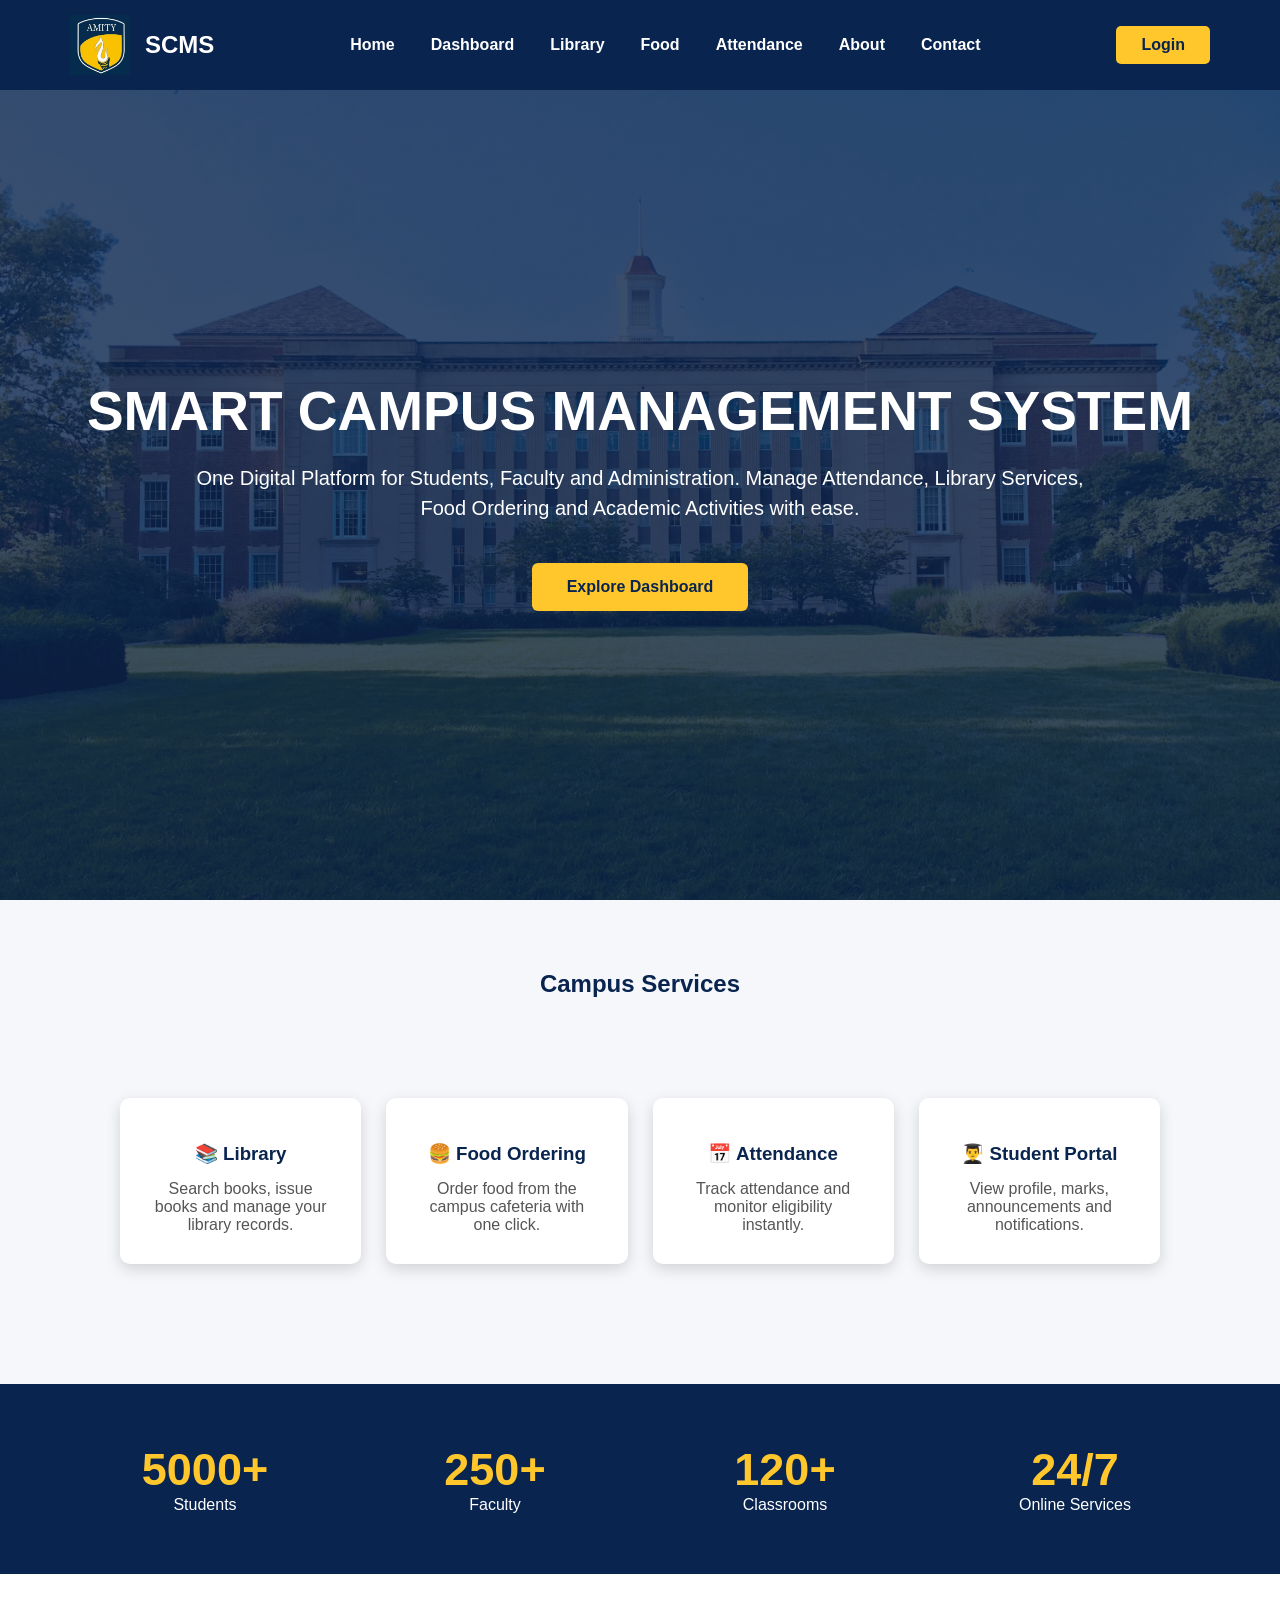
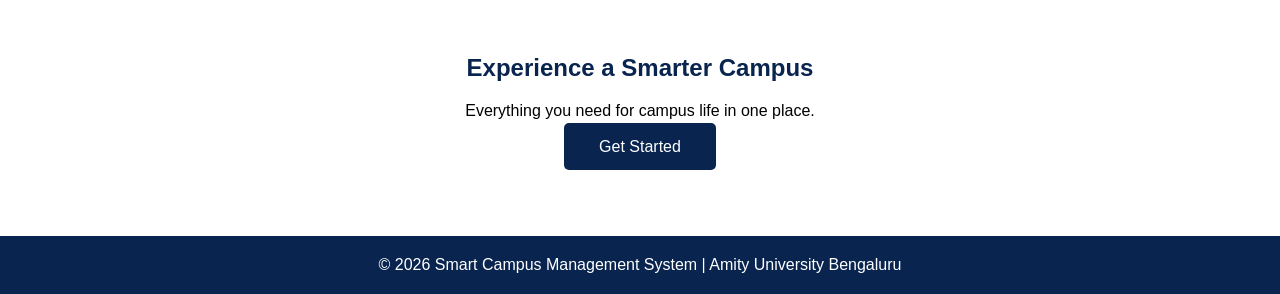
<file: index.html>
<!DOCTYPE html>
<html lang="en">
<head>
    <meta charset="UTF-8">
    <meta name="viewport" content="width=device-width, initial-scale=1.0">
    <title>SCMS | Smart Campus Management System</title>

    <link rel="stylesheet" href="style.css">

    <style>

*{
    margin:0;
    padding:0;
    box-sizing:border-box;
    font-family:Arial, Helvetica, sans-serif;
}

body{
    background:#f5f7fa;
}

/* Navigation */

nav{
    width:100%;
    background:#08244f;
    display:flex;
    justify-content:space-between;
    align-items:center;
    padding:15px 70px;
}

.logo{
    display:flex;
    align-items:center;
}

.logo img{
    width:60px;
}

.logo h2{
    color:white;
    margin-left:15px;
}

nav ul{
    list-style:none;
    display:flex;
}

nav ul li{
    margin:0 18px;
}

nav ul li a{
    text-decoration:none;
    color:white;
    font-weight:bold;
}

nav ul li a:hover{
    color:#FFC72C;
}

.login-btn{
    background:#FFC72C;
    color:#08244f;
    padding:10px 25px;
    text-decoration:none;
    border-radius:5px;
    font-weight:bold;
}

/* Hero */

.hero{
    height:90vh;
    background:linear-gradient(rgba(8,36,79,.8),rgba(8,36,79,.8)),
    url("images/bg.jpg");
    background-size:cover;
    background-position:center;

    display:flex;
    justify-content:center;
    align-items:center;
    text-align:center;
    color:white;
}

.hero h1{
    font-size:55px;
}

.hero p{
    margin:20px auto;
    width:70%;
    font-size:20px;
    line-height:30px;
}

.hero a{
    display:inline-block;
    margin-top:20px;
    background:#FFC72C;
    color:#08244f;
    text-decoration:none;
    padding:15px 35px;
    border-radius:6px;
    font-weight:bold;
}

/* Features */

.features{

    padding:70px;

}

.features h2{

    text-align:center;
    color:#08244f;
    margin-bottom:50px;
}

.cards{

display:grid;
grid-template-columns:repeat(4,1fr);
gap:25px;

}

.card{

background:white;
padding:30px;
text-align:center;
border-radius:10px;
box-shadow:0 5px 15px rgba(0,0,0,.15);

}

.card h3{

margin:15px 0;
color:#08244f;

}

.card p{

color:#555;

}

/* Stats */

.stats{

background:#08244f;
color:white;
padding:60px;

display:grid;
grid-template-columns:repeat(4,1fr);
text-align:center;

}

.stats h1{

font-size:45px;
color:#FFC72C;

}

/* CTA */

.cta{

padding:80px;
text-align:center;
background:white;

}

.cta h2{

color:#08244f;
margin-bottom:20px;

}

.cta a{

text-decoration:none;
background:#08244f;
color:white;
padding:15px 35px;
border-radius:5px;

}

/* Footer */

footer{

background:#08244f;
color:white;
text-align:center;
padding:20px;

}

    </style>

</head>

<body>

<nav>

<div class="logo">

<img src="images/logo.png">

<h2>SCMS</h2>

</div>

<ul>

<li><a href="index.html">Home</a></li>
<li><a href="dashboard.html">Dashboard</a></li>
<li><a href="library.html">Library</a></li>
<li><a href="food.html">Food</a></li>
<li><a href="attendance.html">Attendance</a></li>
<li><a href="about.html">About</a></li>
<li><a href="contact.html">Contact</a></li>

</ul>

<a href="login.html" class="login-btn">Login</a>

</nav>

<section class="hero">

<div>

<h1>SMART CAMPUS MANAGEMENT SYSTEM</h1>

<p>

One Digital Platform for Students, Faculty and Administration.
Manage Attendance, Library Services, Food Ordering and Academic Activities with ease.

</p>

<a href="dashboard.html">Explore Dashboard</a>

</div>

</section>

<section class="features">

<h2>Campus Services</h2>

<div class="cards">

<div class="card">

<h3>📚 Library</h3>

<p>Search books, issue books and manage your library records.</p>

</div>

<div class="card">

<h3>🍔 Food Ordering</h3>

<p>Order food from the campus cafeteria with one click.</p>

</div>

<div class="card">

<h3>📅 Attendance</h3>

<p>Track attendance and monitor eligibility instantly.</p>

</div>

<div class="card">

<h3>👨‍🎓 Student Portal</h3>

<p>View profile, marks, announcements and notifications.</p>

</div>

</div>

</section>

<section class="stats">

<div>

<h1>5000+</h1>

<p>Students</p>

</div>

<div>

<h1>250+</h1>

<p>Faculty</p>

</div>

<div>

<h1>120+</h1>

<p>Classrooms</p>

</div>

<div>

<h1>24/7</h1>

<p>Online Services</p>

</div>

</section>

<section class="cta">

<h2>Experience a Smarter Campus</h2>

<p>Everything you need for campus life in one place.</p>

<br>

<a href="login.html">Get Started</a>

</section>

<footer>

<p>© 2026 Smart Campus Management System | Amity University Bengaluru</p>

</footer>

</body>

</html>
</file>
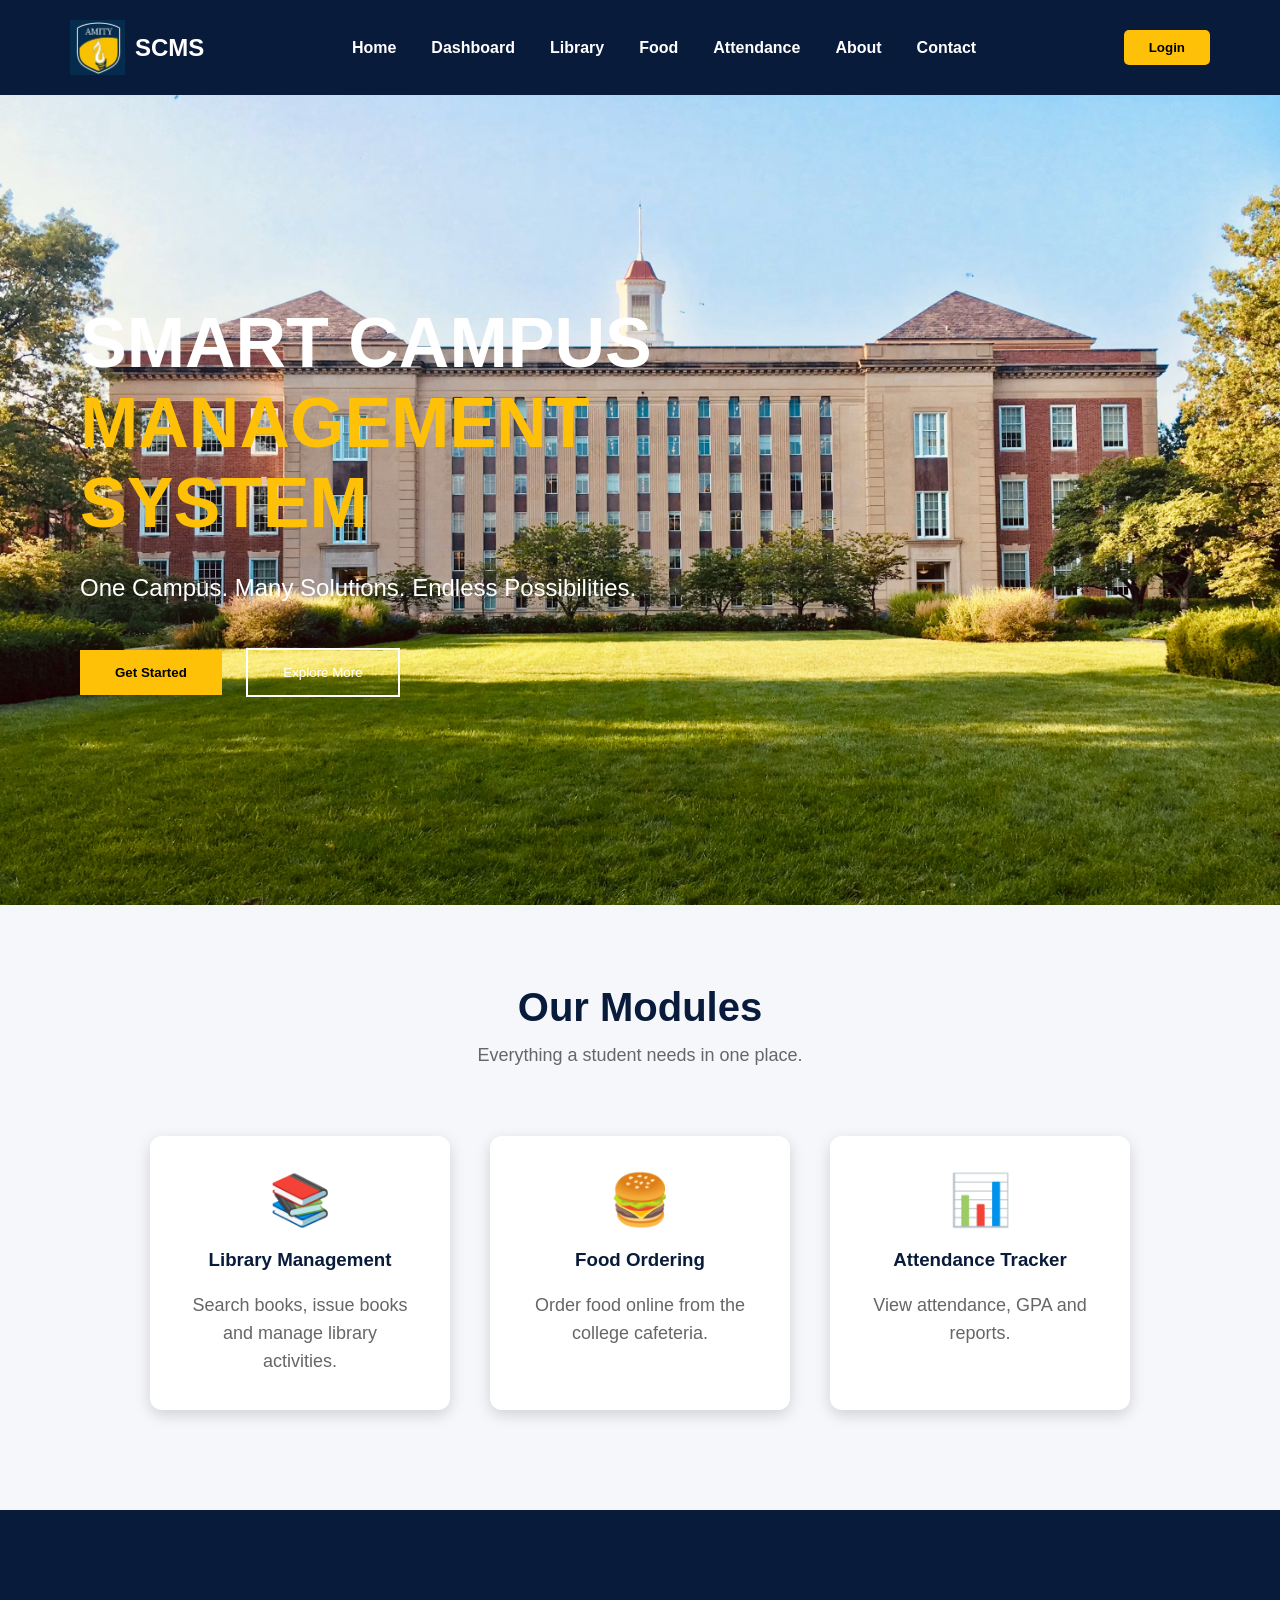
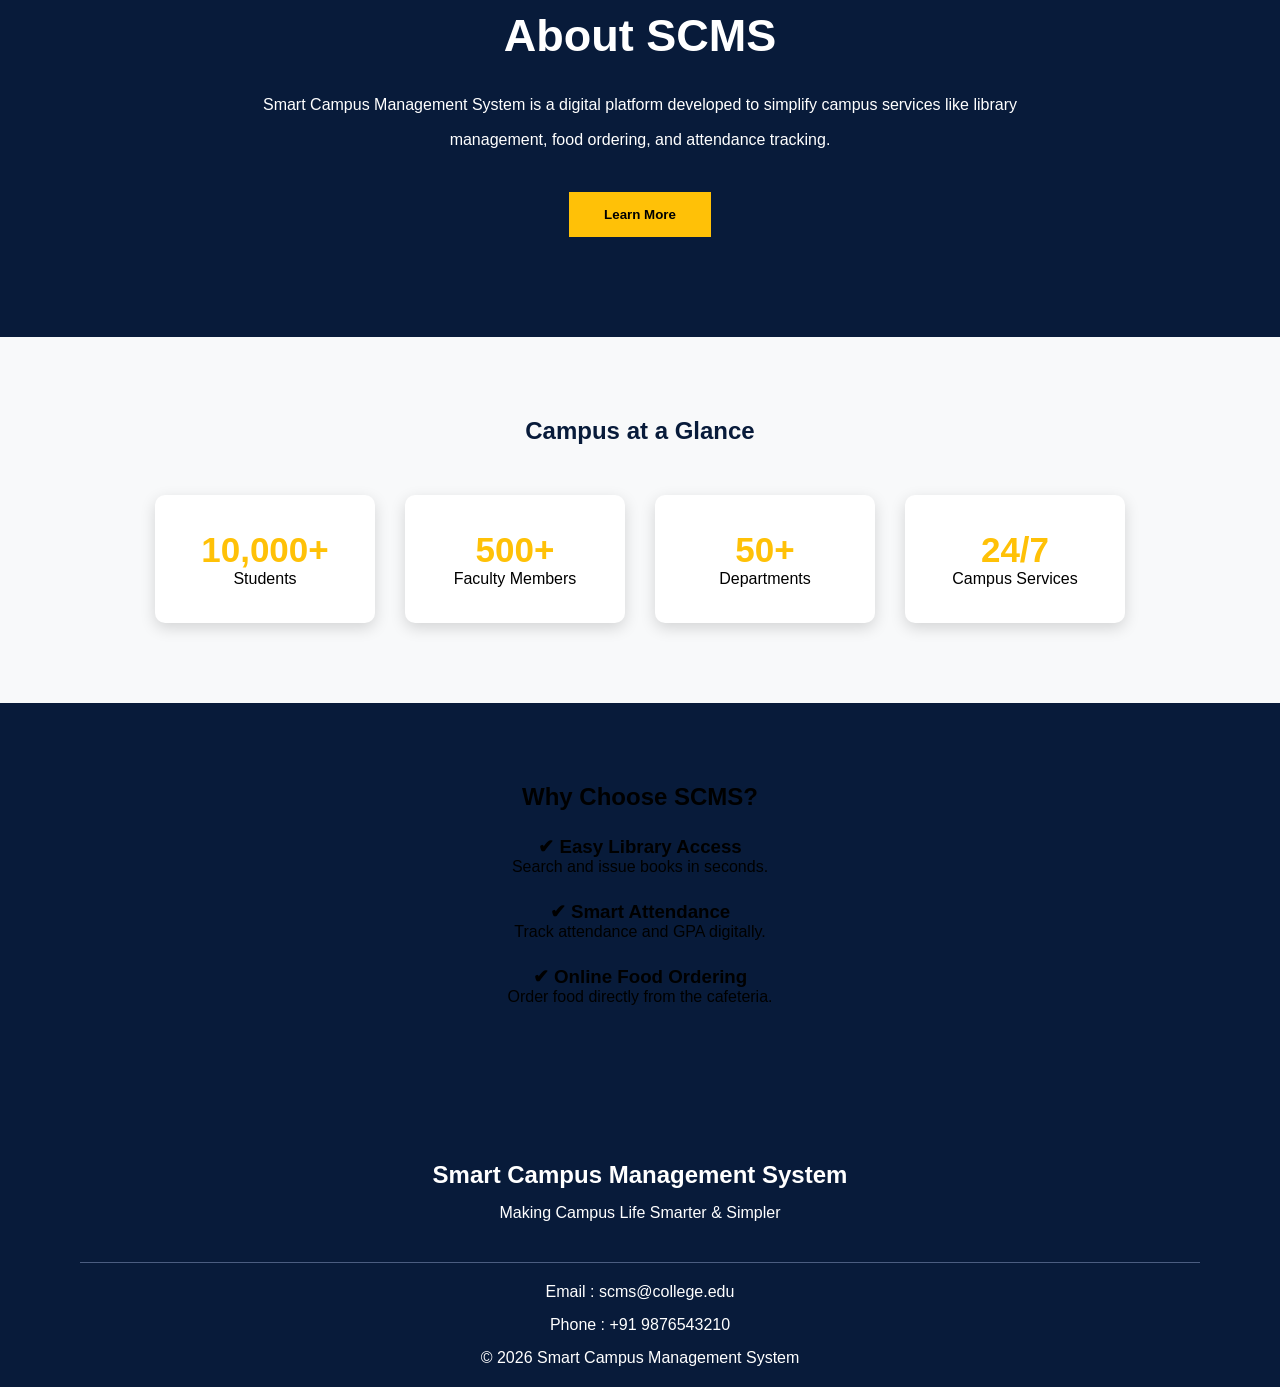
<file: frontend/index.html>
<!DOCTYPE html>
<html>

<head>

    <title>SCMS</title>

    <link rel="stylesheet" href="style.css">

</head>

<body>

<nav>

    <div class="logo">
        <img src="images/logo.png" alt="SCMS Logo">
        <h2>SCMS</h2>
    </div>

    <ul>

        <li><a href="index.html">Home</a></li>

        <li><a href="dashboard.html">Dashboard</a></li>

        <li><a href="library.html">Library</a></li>

        <li><a href="food.html">Food</a></li>

        <li><a href="attendance.html">Attendance</a></li>

        <li><a href="about.html">About</a></li>

        <li><a href="contact.html">Contact</a></li>

    </ul>

    <a href="login.html">
        <button>Login</button>
    </a>

</nav>
<section class="hero">

<div class="hero-text">

<h1>

SMART CAMPUS

<br>

<span>MANAGEMENT SYSTEM</span>

</h1>

<p>

One Campus.

Many Solutions.

Endless Possibilities.

</p>

<div class="buttons">

<button class="btn1">

Get Started

</button>

<button class="btn2">

Explore More

</button>

</div>

</div>

</section>
</body>
<!-- Modules Section -->

<section class="modules">

    <h1>Our Modules</h1>

    <p>
        Everything a student needs in one place.
    </p>

    <div class="module-container">

<div class="card">

    <h2>📚</h2>

    <h3>Library Management</h3>

    <p>

        Search books, issue books and
        manage library activities.

    </p>

</div>  <div class="card">

    <h2>🍔</h2>

    <h3>Food Ordering</h3>

    <p>

        Order food online from the
        college cafeteria.

    </p>

</div> <div class="card">

    <h2>📊</h2>

    <h3>Attendance Tracker</h3>

    <p>

        View attendance,
        GPA and reports.

    </p>

</div> </div>

</section><section class="about">

    <div class="about-text">

        <h1>About SCMS</h1>

        <p>

            Smart Campus Management System
            is a digital platform developed
            to simplify campus services like
            library management, food ordering,
            and attendance tracking.

        </p>

        <button>

            Learn More

        </button>

    </div>

</section>
<section class="stats">

    <h1>Campus at a Glance</h1>

    <div class="stats-container">

        <div class="stat-box">
            <h2>10,000+</h2>
            <p>Students</p>
        </div>

        <div class="stat-box">
            <h2>500+</h2>
            <p>Faculty Members</p>
        </div>

        <div class="stat-box">
            <h2>50+</h2>
            <p>Departments</p>
        </div>

        <div class="stat-box">
            <h2>24/7</h2>
            <p>Campus Services</p>
        </div>

    </div>

</section><section class="features">

    <h1>Why Choose SCMS?</h1>

    <div class="feature">

        <h3>✔ Easy Library Access</h3>

        <p>Search and issue books in seconds.</p>

    </div>

    <div class="feature">

        <h3>✔ Smart Attendance</h3>

        <p>Track attendance and GPA digitally.</p>

    </div>

    <div class="feature">

        <h3>✔ Online Food Ordering</h3>

        <p>Order food directly from the cafeteria.</p>

    </div>

</section><footer>

    <h2>Smart Campus Management System</h2>

    <p>
        Making Campus Life Smarter & Simpler
    </p>

    <hr>

    <p>

        Email :
        scms@college.edu

    </p>

    <p>

        Phone :
        +91 9876543210

    </p>

    <p>

        © 2026 Smart Campus Management System

    </p>

</footer>
</html>
</file>
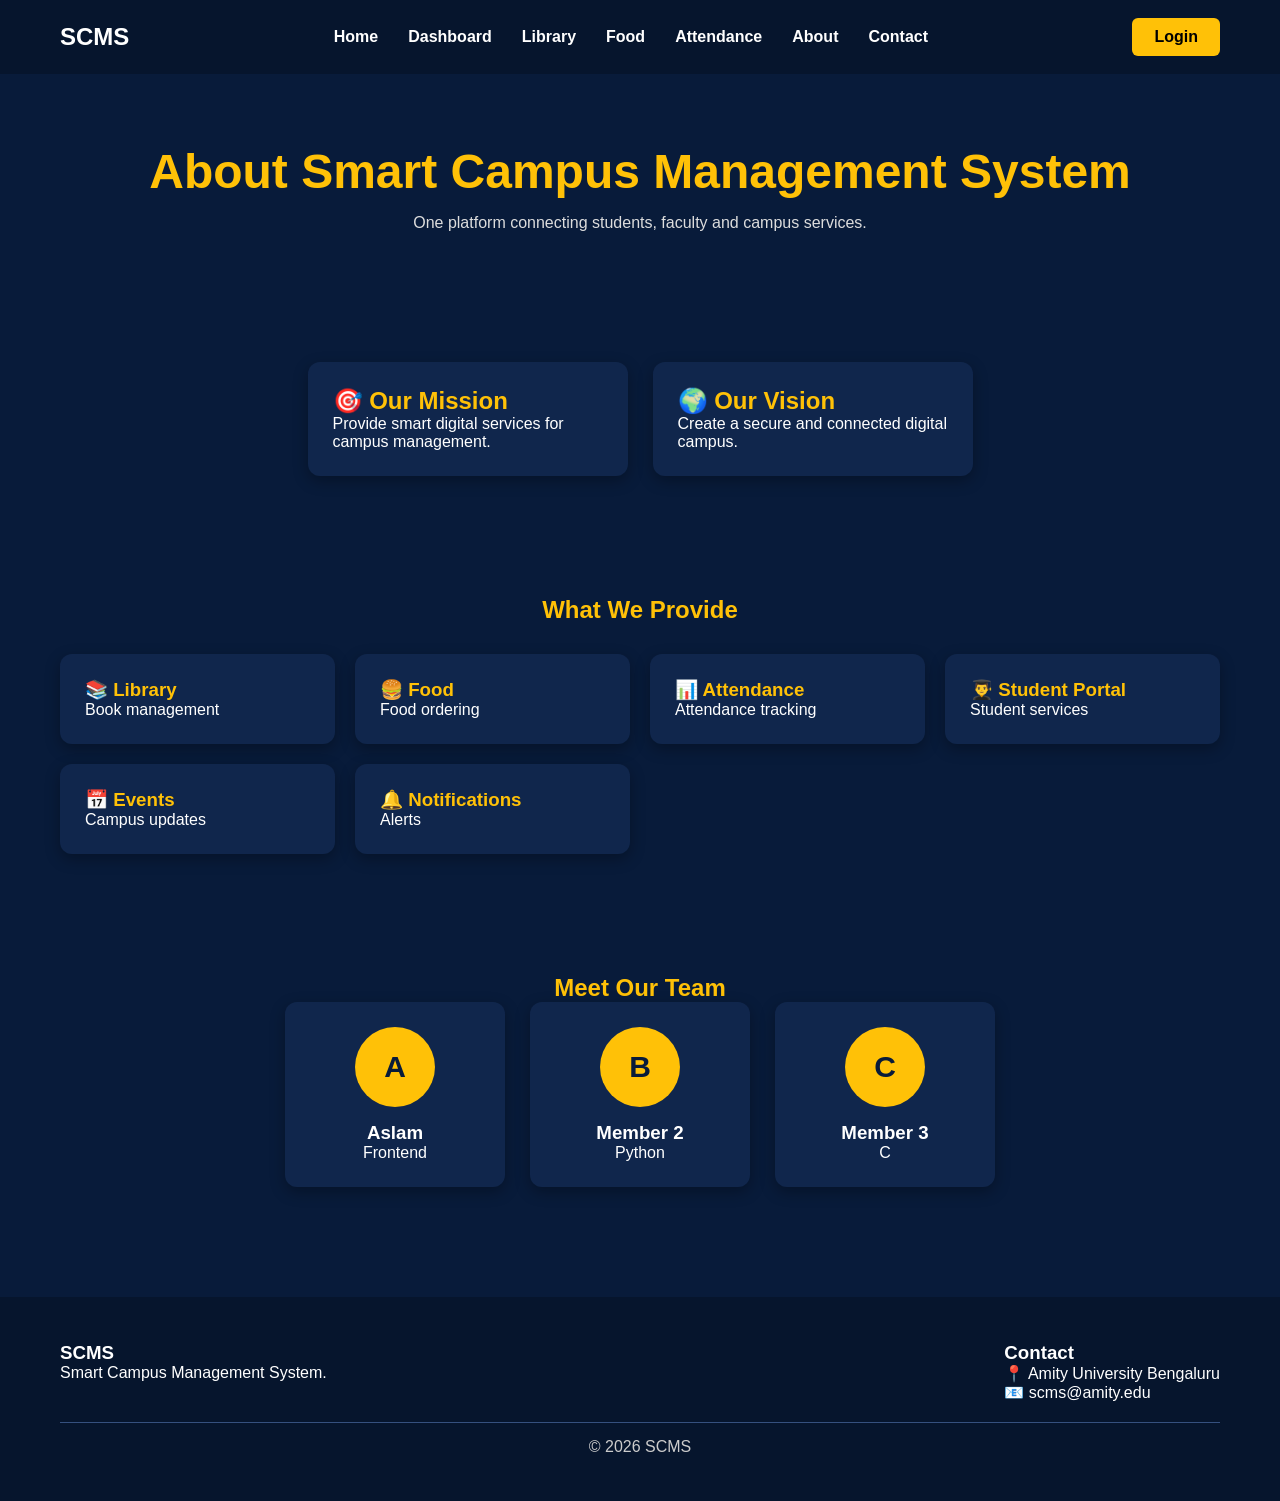
<file: about.html>
<!DOCTYPE html><html lang="en"><head><meta charset="UTF-8"><meta name="viewport" content="width=device-width,initial-scale=1.0"><title>About SCMS</title><style>*{margin:0;padding:0;box-sizing:border-box;font-family:Arial,sans-serif}body{background:#081B3A;color:#fff}nav{display:flex;justify-content:space-between;align-items:center;padding:18px 60px;background:#06152d}nav ul{display:flex;gap:30px;list-style:none}nav a{text-decoration:none;color:#fff;font-weight:bold}.login{background:#FFC107;color:#000;padding:10px 22px;border-radius:6px}.hero{text-align:center;padding:70px 20px}.hero h1{color:#FFC107;font-size:48px}.hero p{margin-top:15px;color:#ddd}.section{padding:60px}.cards,.team{display:flex;justify-content:center;gap:25px;flex-wrap:wrap}.card,.member,.feature{background:#10264c;padding:25px;border-radius:12px;box-shadow:0 5px 15px rgba(0,0,0,.3)}.card{width:320px}.card h2,.feature h3{color:#FFC107}.features{display:grid;grid-template-columns:repeat(auto-fit,minmax(220px,1fr));gap:20px;margin-top:30px}.member{width:220px;text-align:center}.avatar{width:80px;height:80px;border-radius:50%;background:#FFC107;color:#081B3A;font-size:30px;font-weight:bold;display:flex;align-items:center;justify-content:center;margin:0 auto 15px}footer{background:#06152d;padding:45px 60px;margin-top:50px}.footer{display:flex;justify-content:space-between;flex-wrap:wrap;gap:30px}.copy{text-align:center;margin-top:20px;border-top:1px solid #35507E;padding-top:15px;color:#ccc}</style></head><body><nav><h2>SCMS</h2><ul><li><a href='index.html'>Home</a></li><li><a href='dashboard.html'>Dashboard</a></li><li><a href='library.html'>Library</a></li><li><a href='food.html'>Food</a></li><li><a href='attendance.html'>Attendance</a></li><li><a href='about.html'>About</a></li><li><a href='contact.html'>Contact</a></li></ul><a class='login' href='login.html'>Login</a></nav><section class='hero'><h1>About Smart Campus Management System</h1><p>One platform connecting students, faculty and campus services.</p></section><section class='section'><div class='cards'><div class='card'><h2>🎯 Our Mission</h2><p>Provide smart digital services for campus management.</p></div><div class='card'><h2>🌍 Our Vision</h2><p>Create a secure and connected digital campus.</p></div></div></section><section class='section'><h1 style='text-align:center;color:#FFC107'>What We Provide</h1><div class='features'><div class='feature'><h3>📚 Library</h3><p>Book management</p></div><div class='feature'><h3>🍔 Food</h3><p>Food ordering</p></div><div class='feature'><h3>📊 Attendance</h3><p>Attendance tracking</p></div><div class='feature'><h3>👨‍🎓 Student Portal</h3><p>Student services</p></div><div class='feature'><h3>📅 Events</h3><p>Campus updates</p></div><div class='feature'><h3>🔔 Notifications</h3><p>Alerts</p></div></div></section><section class='section'><h1 style='text-align:center;color:#FFC107'>Meet Our Team</h1><div class='team'><div class='member'><div class='avatar'>A</div><h3>Aslam</h3><p>Frontend</p></div><div class='member'><div class='avatar'>B</div><h3>Member 2</h3><p>Python</p></div><div class='member'><div class='avatar'>C</div><h3>Member 3</h3><p>C</p></div></div></section><footer><div class='footer'><div><h3>SCMS</h3><p>Smart Campus Management System.</p></div><div><h3>Contact</h3><p>📍 Amity University Bengaluru</p><p>📧 scms@amity.edu</p></div></div><div class='copy'>© 2026 SCMS</div></footer></body></html>
</file>
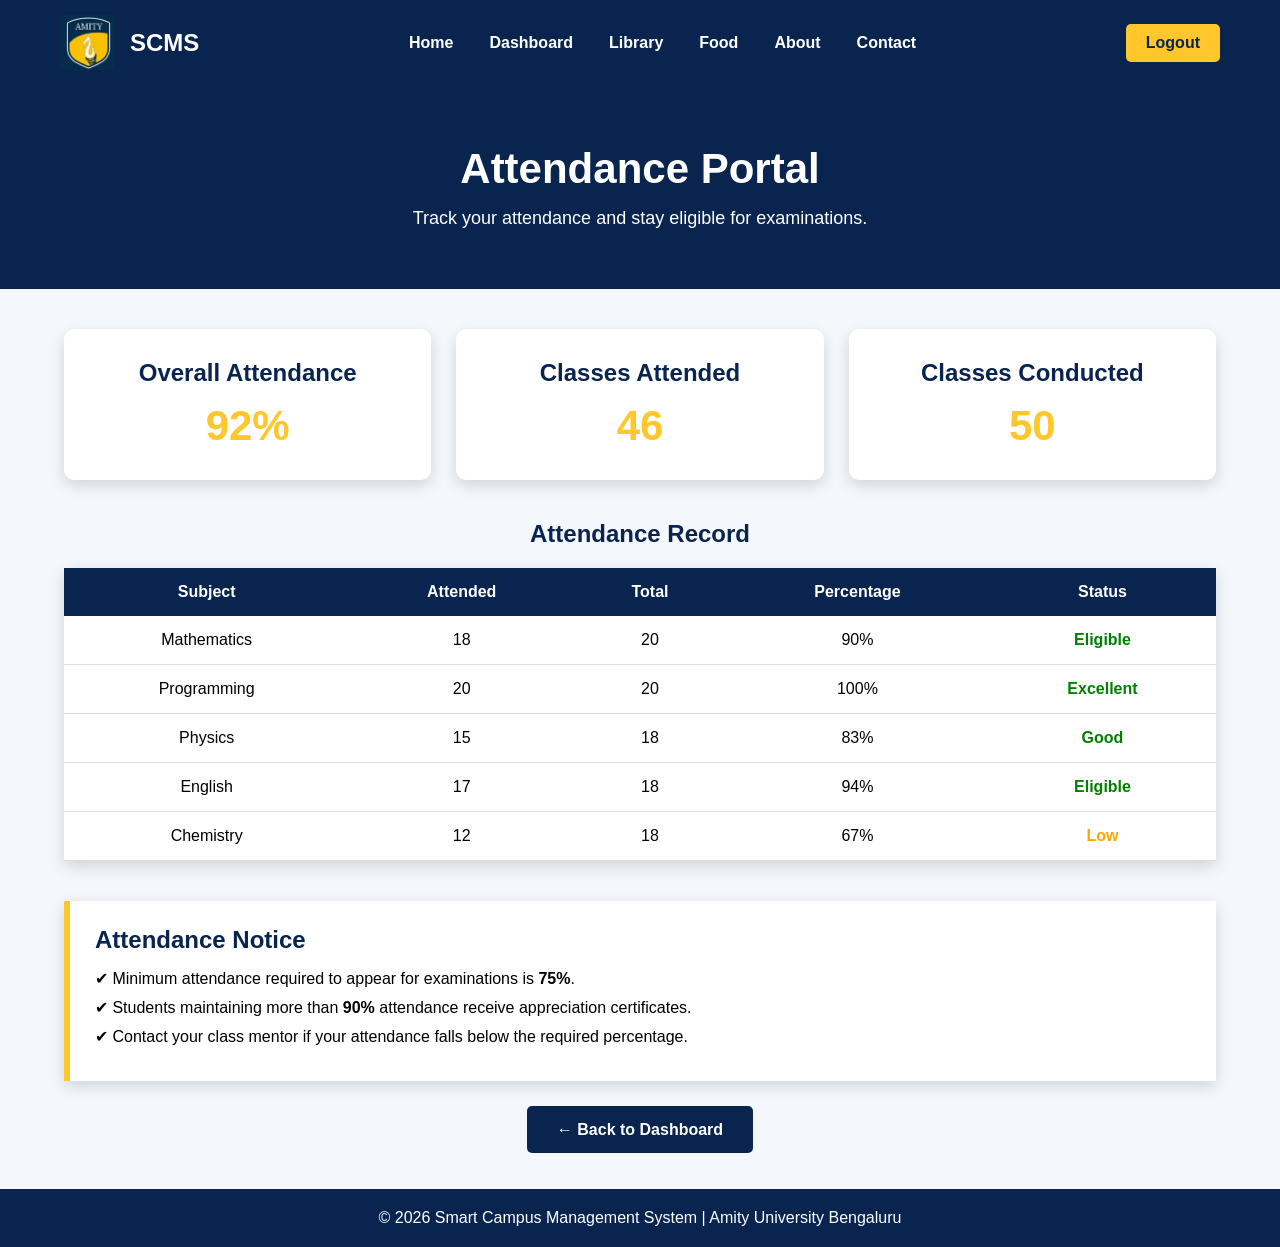
<file: attendance.html>
<!DOCTYPE html>
<html lang="en">
<head>
<meta charset="UTF-8">
<meta name="viewport" content="width=device-width, initial-scale=1.0">
<title>Attendance | SCMS</title>

<style>

*{
    margin:0;
    padding:0;
    box-sizing:border-box;
    font-family:Arial, Helvetica, sans-serif;
}

body{
    background:#f4f7fc;
}

/* Navigation */

nav{
    background:#08244f;
    display:flex;
    justify-content:space-between;
    align-items:center;
    padding:15px 60px;
}

.logo{
    display:flex;
    align-items:center;
}

.logo img{
    width:55px;
}

.logo h2{
    color:white;
    margin-left:15px;
}

nav ul{
    display:flex;
    list-style:none;
}

nav ul li{
    margin:0 18px;
}

nav ul li a{
    color:white;
    text-decoration:none;
    font-weight:bold;
}

nav ul li a:hover{
    color:#FFC72C;
}

.login-btn{
    background:#FFC72C;
    color:#08244f;
    padding:10px 20px;
    border-radius:5px;
    text-decoration:none;
    font-weight:bold;
}

/* Header */

.header{
    background:#08244f;
    color:white;
    text-align:center;
    padding:60px 20px;
}

.header h1{
    font-size:42px;
}

.header p{
    margin-top:15px;
    font-size:18px;
}

/* Summary Cards */

.summary{
    width:90%;
    margin:40px auto;
    display:grid;
    grid-template-columns:repeat(3,1fr);
    gap:25px;
}

.card{
    background:white;
    padding:30px;
    border-radius:10px;
    text-align:center;
    box-shadow:0 5px 15px rgba(0,0,0,.15);
}

.card h2{
    color:#08244f;
    margin-bottom:15px;
}

.card h1{
    color:#FFC72C;
    font-size:42px;
}

/* Table */

.table-section{
    width:90%;
    margin:40px auto;
}

.table-section h2{
    text-align:center;
    color:#08244f;
    margin-bottom:20px;
}

table{
    width:100%;
    border-collapse:collapse;
    background:white;
    box-shadow:0 5px 15px rgba(0,0,0,.15);
}

th{
    background:#08244f;
    color:white;
    padding:15px;
}

td{
    text-align:center;
    padding:15px;
    border-bottom:1px solid #ddd;
}

tr:hover{
    background:#f1f1f1;
}

.good{
    color:green;
    font-weight:bold;
}

.average{
    color:orange;
    font-weight:bold;
}

/* Notice */

.notice{
    width:90%;
    margin:40px auto;
    background:white;
    padding:25px;
    border-left:6px solid #FFC72C;
    box-shadow:0 5px 15px rgba(0,0,0,.15);
}

.notice h2{
    color:#08244f;
    margin-bottom:15px;
}

.notice p{
    margin:10px 0;
}

/* Button */

.button{
    text-align:center;
    margin:40px;
}

.button a{
    text-decoration:none;
    background:#08244f;
    color:white;
    padding:15px 30px;
    border-radius:5px;
    font-weight:bold;
}

.button a:hover{
    background:#FFC72C;
    color:#08244f;
}

/* Footer */

footer{
    margin-top:50px;
    background:#08244f;
    color:white;
    text-align:center;
    padding:20px;
}

</style>

</head>

<body>

<nav>

<div class="logo">
<img src="images/logo.png">
<h2>SCMS</h2>
</div>

<ul>
<li><a href="index.html">Home</a></li>
<li><a href="dashboard.html">Dashboard</a></li>
<li><a href="library.html">Library</a></li>
<li><a href="food.html">Food</a></li>
<li><a href="about.html">About</a></li>
<li><a href="contact.html">Contact</a></li>
</ul>

<a href="login.html" class="login-btn">Logout</a>

</nav>

<section class="header">

<h1>Attendance Portal</h1>

<p>Track your attendance and stay eligible for examinations.</p>

</section>

<section class="summary">

<div class="card">

<h2>Overall Attendance</h2>

<h1>92%</h1>

</div>

<div class="card">

<h2>Classes Attended</h2>

<h1>46</h1>

</div>

<div class="card">

<h2>Classes Conducted</h2>

<h1>50</h1>

</div>

</section>

<section class="table-section">

<h2>Attendance Record</h2>

<table>

<tr>

<th>Subject</th>

<th>Attended</th>

<th>Total</th>

<th>Percentage</th>

<th>Status</th>

</tr>

<tr>

<td>Mathematics</td>

<td>18</td>

<td>20</td>

<td>90%</td>

<td class="good">Eligible</td>

</tr>

<tr>

<td>Programming</td>

<td>20</td>

<td>20</td>

<td>100%</td>

<td class="good">Excellent</td>

</tr>

<tr>

<td>Physics</td>

<td>15</td>

<td>18</td>

<td>83%</td>

<td class="good">Good</td>

</tr>

<tr>

<td>English</td>

<td>17</td>

<td>18</td>

<td>94%</td>

<td class="good">Eligible</td>

</tr>

<tr>

<td>Chemistry</td>

<td>12</td>

<td>18</td>

<td>67%</td>

<td class="average">Low</td>

</tr>

</table>

</section>

<section class="notice">

<h2>Attendance Notice</h2>

<p>✔ Minimum attendance required to appear for examinations is <b>75%</b>.</p>

<p>✔ Students maintaining more than <b>90%</b> attendance receive appreciation certificates.</p>

<p>✔ Contact your class mentor if your attendance falls below the required percentage.</p>

</section>

<div class="button">

<a href="dashboard.html">← Back to Dashboard</a>

</div>

<footer>

<p>© 2026 Smart Campus Management System | Amity University Bengaluru</p>

</footer>

</body>
</html>
</file>
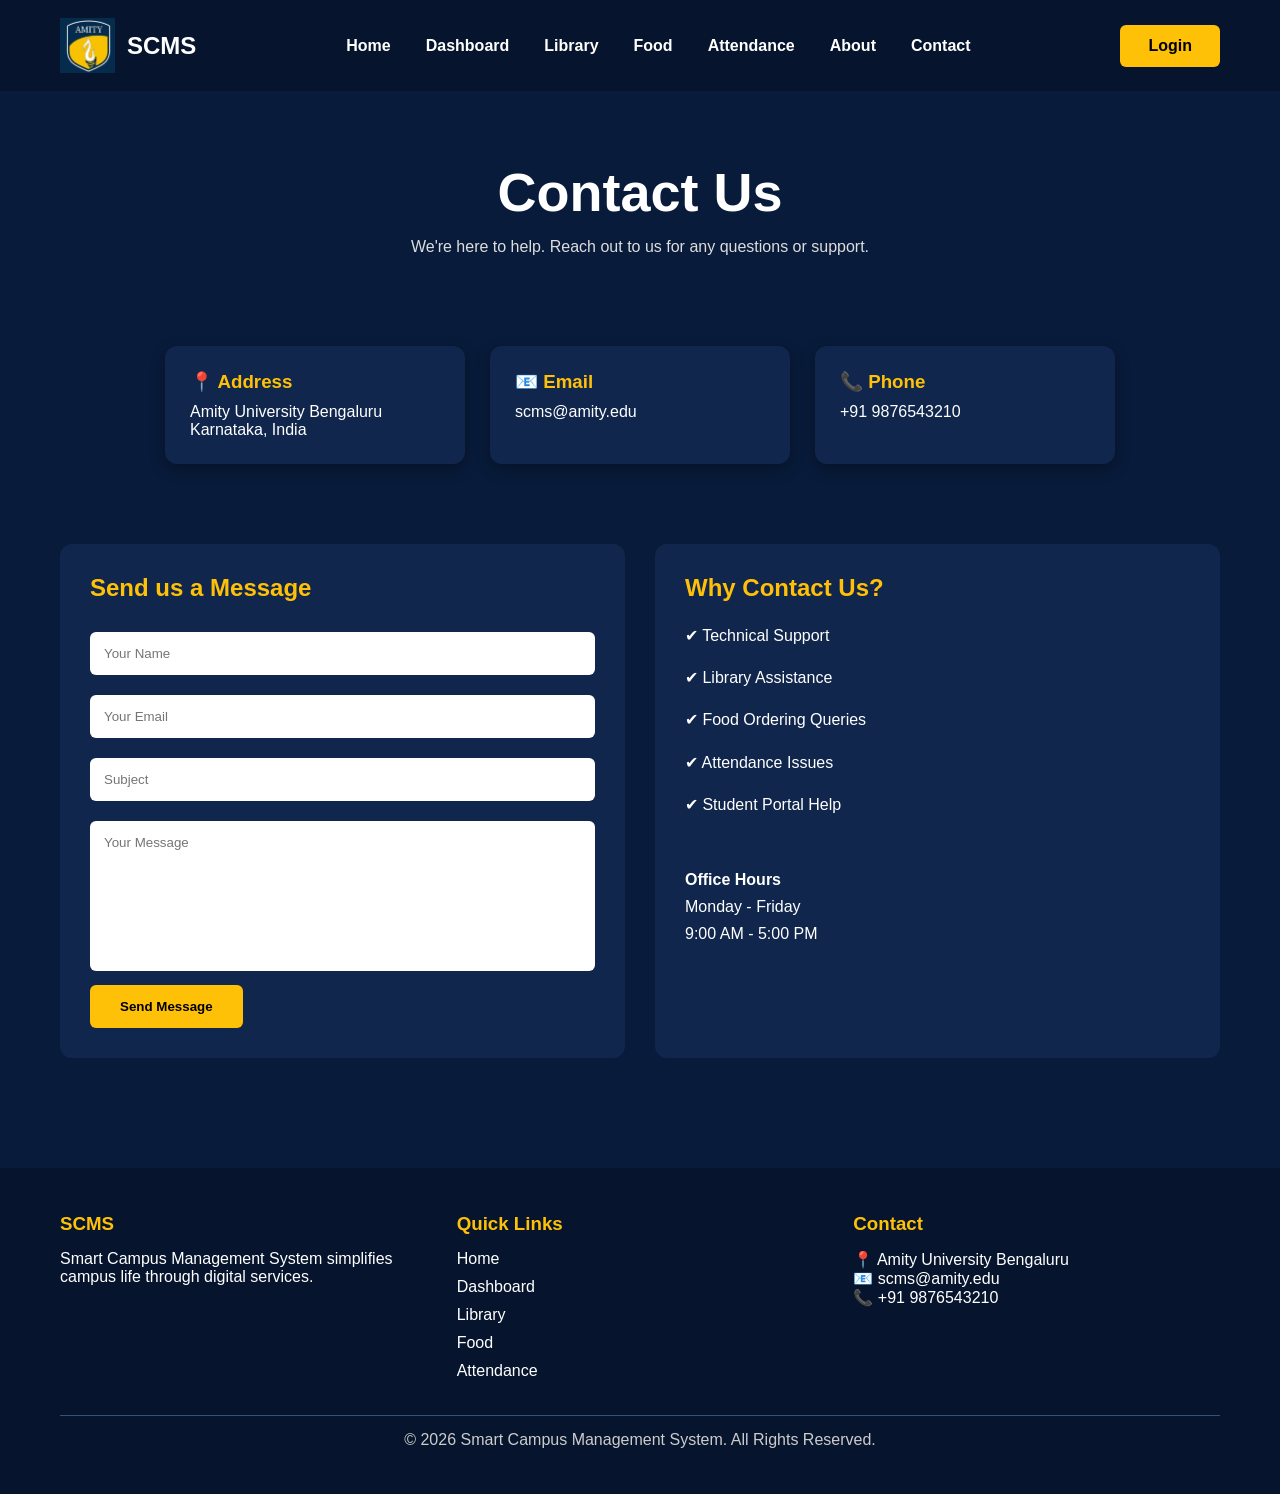
<file: contact.html>
<!DOCTYPE html>
<html lang="en">
<head>
<meta charset="UTF-8">
<meta name="viewport" content="width=device-width, initial-scale=1.0">
<title>SCMS - Contact</title>
<style>
*{margin:0;padding:0;box-sizing:border-box;font-family:Arial,sans-serif}
body{background:#081B3A;color:#fff}
nav{display:flex;justify-content:space-between;align-items:center;padding:18px 60px;background:#06152d}
.logo{display:flex;align-items:center;gap:12px}
.logo img{width:55px}
nav ul{display:flex;list-style:none;gap:35px}
nav a{text-decoration:none;color:#fff;font-weight:bold}
.login{background:#FFC107;color:#000;padding:12px 28px;border-radius:6px}
.hero{text-align:center;padding:70px 20px}
.hero h1{font-size:54px}
.hero p{margin-top:15px;color:#ddd}
.cards{display:flex;justify-content:center;gap:25px;flex-wrap:wrap;padding:20px 60px}
.card{background:#10264c;border-radius:12px;padding:25px;width:300px;box-shadow:0 5px 15px rgba(0,0,0,.3)}
.card h3{color:#FFC107;margin-bottom:10px}
.contact{display:flex;gap:30px;padding:60px;flex-wrap:wrap}
.form,.info{background:#10264c;border-radius:12px;padding:30px;flex:1;min-width:320px}
.form h2,.info h2{margin-bottom:20px;color:#FFC107}
input,textarea{width:100%;padding:14px;margin:10px 0;border:none;border-radius:6px}
textarea{height:150px;resize:none}
button{background:#FFC107;border:none;padding:14px 30px;border-radius:6px;font-weight:bold;cursor:pointer}
.info p{margin:15px 0;line-height:1.7}
footer{background:#06152d;padding:45px 60px;margin-top:50px}
.footer{display:flex;justify-content:space-between;gap:30px;flex-wrap:wrap}
.footer div{flex:1;min-width:220px}
.footer h3{color:#FFC107;margin-bottom:15px}
.footer ul{list-style:none}
.footer li{margin:10px 0}
.footer a{color:#fff;text-decoration:none}
.copy{text-align:center;margin-top:25px;border-top:1px solid #35507E;padding-top:15px;color:#ccc}
</style>
</head>
<body>

<nav>
<div class="logo">
<img src="images/logo.png" alt="logo">
<h2>SCMS</h2>
</div>

<ul>
<li><a href="index.html">Home</a></li>
<li><a href="dashboard.html">Dashboard</a></li>
<li><a href="library.html">Library</a></li>
<li><a href="food.html">Food</a></li>
<li><a href="attendance.html">Attendance</a></li>
<li><a href="about.html">About</a></li>
<li><a href="contact.html">Contact</a></li>
</ul>

<a href="login.html" class="login">Login</a>
</nav>

<section class="hero">
<h1>Contact Us</h1>
<p>We're here to help. Reach out to us for any questions or support.</p>
</section>

<section class="cards">
<div class="card">
<h3>📍 Address</h3>
<p>Amity University Bengaluru<br>Karnataka, India</p>
</div>

<div class="card">
<h3>📧 Email</h3>
<p>scms@amity.edu</p>
</div>

<div class="card">
<h3>📞 Phone</h3>
<p>+91 9876543210</p>
</div>
</section>

<section class="contact">
<div class="form">
<h2>Send us a Message</h2>
<input type="text" placeholder="Your Name">
<input type="email" placeholder="Your Email">
<input type="text" placeholder="Subject">
<textarea placeholder="Your Message"></textarea>
<button>Send Message</button>
</div>

<div class="info">
<h2>Why Contact Us?</h2>
<p>✔ Technical Support</p>
<p>✔ Library Assistance</p>
<p>✔ Food Ordering Queries</p>
<p>✔ Attendance Issues</p>
<p>✔ Student Portal Help</p>
<br>
<p><b>Office Hours</b><br>Monday - Friday<br>9:00 AM - 5:00 PM</p>
</div>
</section>

<footer>
<div class="footer">
<div>
<h3>SCMS</h3>
<p>Smart Campus Management System simplifies campus life through digital services.</p>
</div>
<div>
<h3>Quick Links</h3>
<ul>
<li><a href="index.html">Home</a></li>
<li><a href="dashboard.html">Dashboard</a></li>
<li><a href="library.html">Library</a></li>
<li><a href="food.html">Food</a></li>
<li><a href="attendance.html">Attendance</a></li>
</ul>
</div>
<div>
<h3>Contact</h3>
<p>📍 Amity University Bengaluru</p>
<p>📧 scms@amity.edu</p>
<p>📞 +91 9876543210</p>
</div>
</div>
<div class="copy">© 2026 Smart Campus Management System. All Rights Reserved.</div>
</footer>

</body>
</html>
</file>
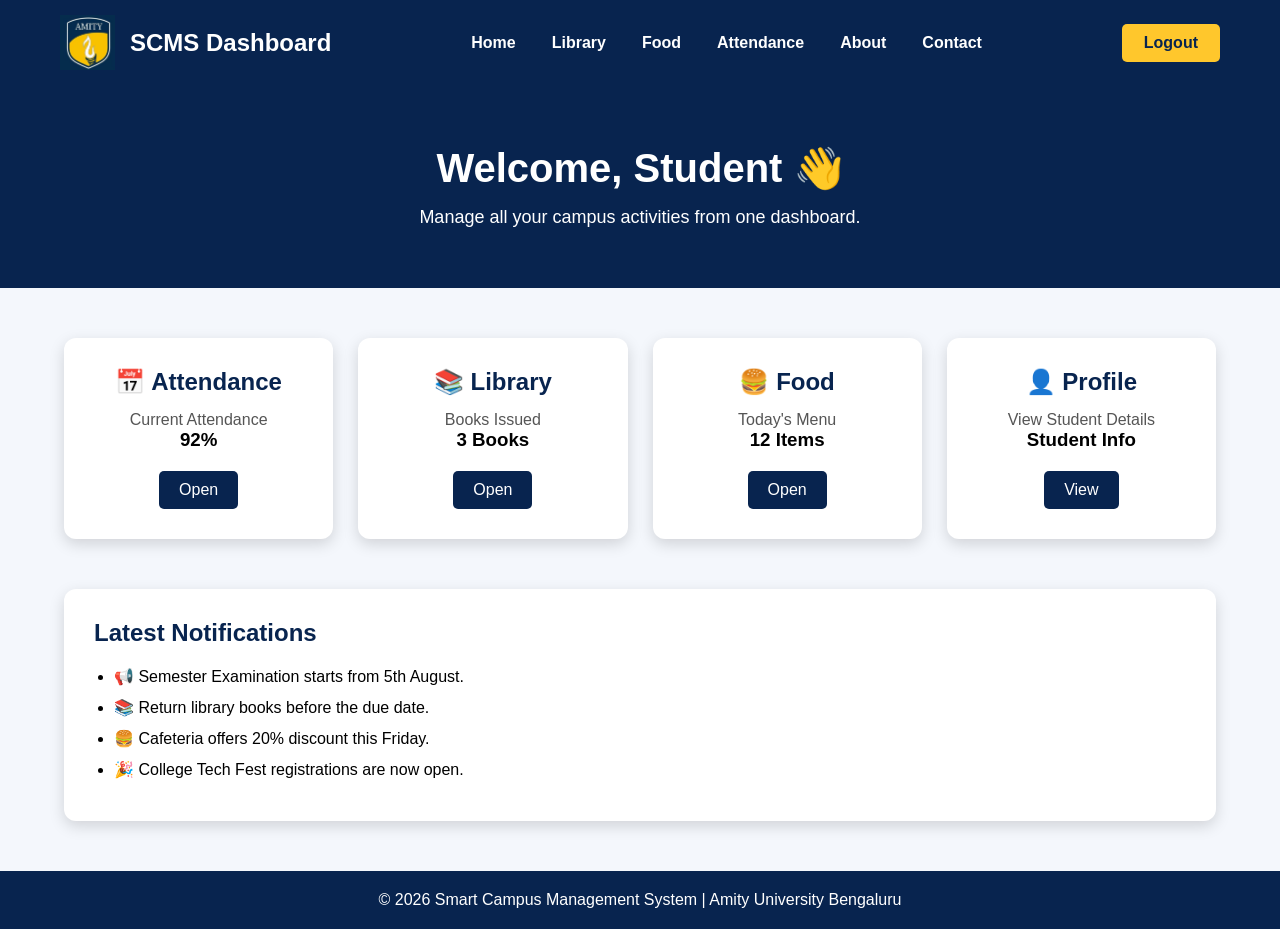
<file: dashboard.html>
<!DOCTYPE html>
<html lang="en">
<head>
<meta charset="UTF-8">
<meta name="viewport" content="width=device-width, initial-scale=1.0">
<title>Dashboard | SCMS</title>

<link rel="stylesheet" href="style.css">

<style>

*{
    margin:0;
    padding:0;
    box-sizing:border-box;
    font-family:Arial, Helvetica, sans-serif;
}

body{
    background:#f4f7fc;
}

/* Navigation */

nav{
    background:#08244f;
    display:flex;
    justify-content:space-between;
    align-items:center;
    padding:15px 60px;
}

.logo{
    display:flex;
    align-items:center;
}

.logo img{
    width:55px;
}

.logo h2{
    color:white;
    margin-left:15px;
}

nav ul{
    display:flex;
    list-style:none;
}

nav ul li{
    margin:0 18px;
}

nav ul li a{
    color:white;
    text-decoration:none;
    font-weight:bold;
}

nav ul li a:hover{
    color:#FFC72C;
}

.logout-btn{
    background:#FFC72C;
    color:#08244f;
    padding:10px 22px;
    border-radius:5px;
    text-decoration:none;
    font-weight:bold;
}

/* Welcome */

.welcome{
    background:#08244f;
    color:white;
    text-align:center;
    padding:60px;
}

.welcome h1{
    font-size:40px;
}

.welcome p{
    margin-top:15px;
    font-size:18px;
}

/* Cards */

.dashboard{
    width:90%;
    margin:50px auto;
    display:grid;
    grid-template-columns:repeat(4,1fr);
    gap:25px;
}

.card{
    background:white;
    padding:30px;
    text-align:center;
    border-radius:12px;
    box-shadow:0 5px 15px rgba(0,0,0,0.15);
    transition:.3s;
}

.card:hover{
    transform:translateY(-8px);
}

.card h2{
    color:#08244f;
    margin-bottom:15px;
}

.card p{
    color:#555;
}

.card a{
    display:inline-block;
    margin-top:20px;
    text-decoration:none;
    background:#08244f;
    color:white;
    padding:10px 20px;
    border-radius:5px;
}

.card a:hover{
    background:#FFC72C;
    color:#08244f;
}

/* Notifications */

.notice{
    width:90%;
    margin:auto;
    background:white;
    padding:30px;
    border-radius:12px;
    box-shadow:0 5px 15px rgba(0,0,0,.15);
}

.notice h2{
    color:#08244f;
    margin-bottom:20px;
}

.notice ul{
    margin-left:20px;
}

.notice li{
    margin:12px 0;
}

/* Footer */

footer{
    margin-top:50px;
    background:#08244f;
    color:white;
    text-align:center;
    padding:20px;
}

</style>

</head>

<body>

<nav>

<div class="logo">
<img src="images/logo.png">
<h2>SCMS Dashboard</h2>
</div>

<ul>
<li><a href="index.html">Home</a></li>
<li><a href="library.html">Library</a></li>
<li><a href="food.html">Food</a></li>
<li><a href="attendance.html">Attendance</a></li>
<li><a href="about.html">About</a></li>
<li><a href="contact.html">Contact</a></li>
</ul>

<a href="login.html" class="logout-btn">Logout</a>

</nav>

<section class="welcome">

<h1>Welcome, Student 👋</h1>

<p>
Manage all your campus activities from one dashboard.
</p>

</section>

<section class="dashboard">

<div class="card">

<h2>📅 Attendance</h2>

<p>
Current Attendance
</p>

<h3>92%</h3>

<a href="attendance.html">Open</a>

</div>

<div class="card">

<h2>📚 Library</h2>

<p>
Books Issued
</p>

<h3>3 Books</h3>

<a href="library.html">Open</a>

</div>

<div class="card">

<h2>🍔 Food</h2>

<p>
Today's Menu
</p>

<h3>12 Items</h3>

<a href="food.html">Open</a>

</div>

<div class="card">

<h2>👤 Profile</h2>

<p>
View Student Details
</p>

<h3>Student Info</h3>

<a href="about.html">View</a>

</div>

</section>

<section class="notice">

<h2>Latest Notifications</h2>

<ul>

<li>📢 Semester Examination starts from 5th August.</li>

<li>📚 Return library books before the due date.</li>

<li>🍔 Cafeteria offers 20% discount this Friday.</li>

<li>🎉 College Tech Fest registrations are now open.</li>

</ul>

</section>

<footer>

<p>

© 2026 Smart Campus Management System | Amity University Bengaluru

</p>

</footer>

</body>
</html>
</file>
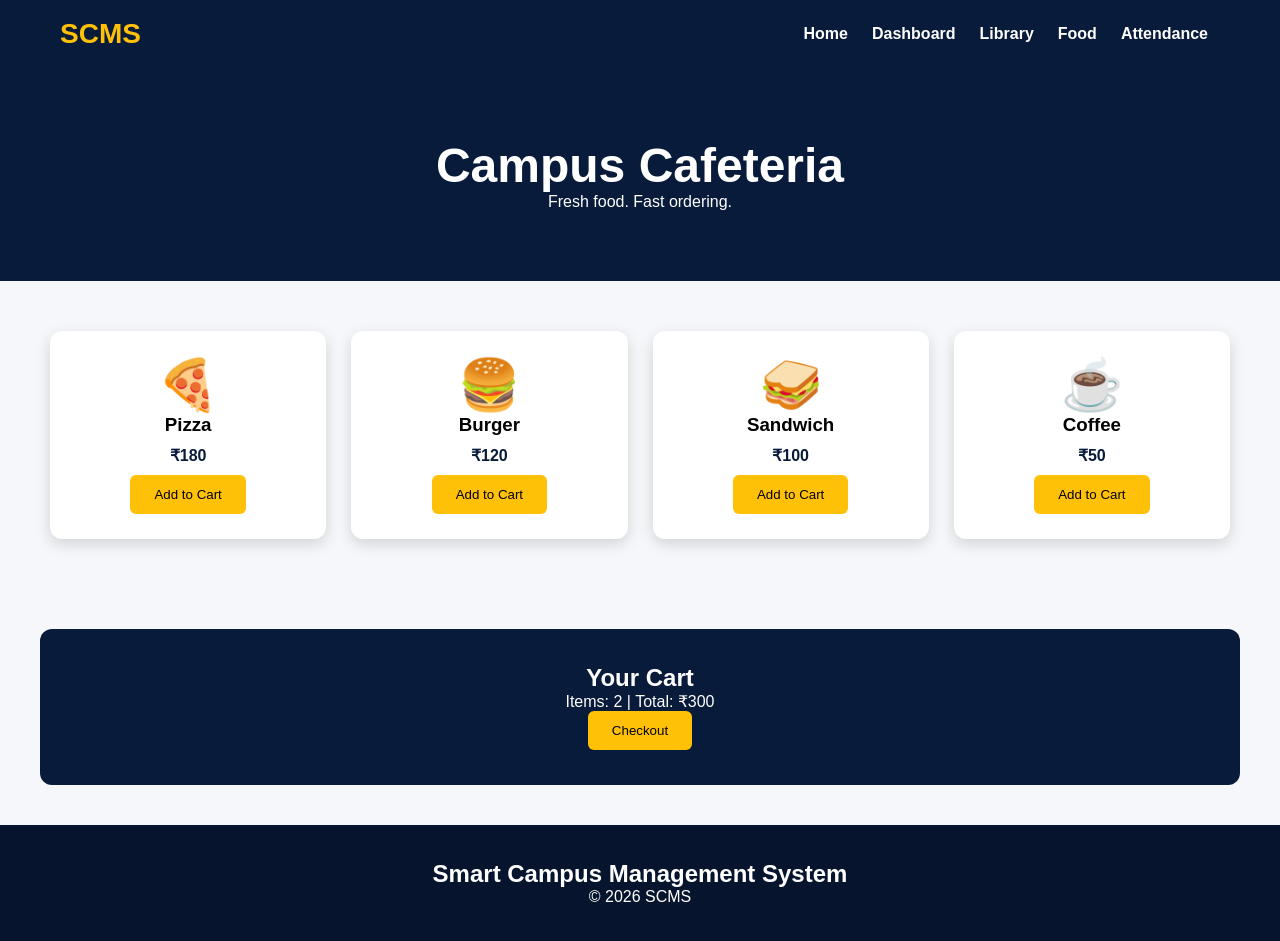
<file: food.html>
<!DOCTYPE html><html><head><meta charset="UTF-8"><meta name="viewport" content="width=device-width,initial-scale=1">
<title>Food - SCMS</title>
<style>
*{margin:0;padding:0;box-sizing:border-box;font-family:Arial}
body{background:#f5f7fb}
nav{display:flex;justify-content:space-between;align-items:center;background:#081B3A;padding:18px 60px}
nav a{color:#fff;text-decoration:none;margin:0 12px;font-weight:bold}
.logo{color:#FFC107;font-size:28px;font-weight:bold}
.hero{background:#081B3A;color:#fff;text-align:center;padding:70px 20px}
.hero h1{font-size:48px}
.menu{display:grid;grid-template-columns:repeat(auto-fit,minmax(250px,1fr));gap:25px;padding:50px}
.card{background:#fff;border-radius:12px;padding:25px;box-shadow:0 5px 15px rgba(0,0,0,.15);text-align:center}
.card h2{font-size:50px}
.price{color:#081B3A;font-weight:bold;margin:10px 0}
button{background:#FFC107;border:none;padding:12px 24px;border-radius:6px}
.cart{background:#081B3A;color:#fff;margin:40px;padding:35px;border-radius:12px;text-align:center}
footer{background:#06152d;color:#fff;text-align:center;padding:35px}
</style></head><body>
<nav><div class="logo">SCMS</div><div><a href="index.html">Home</a><a href="dashboard.html">Dashboard</a><a href="library.html">Library</a><a href="food.html">Food</a><a href="attendance.html">Attendance</a></div></nav>
<section class="hero"><h1>Campus Cafeteria</h1><p>Fresh food. Fast ordering.</p></section>
<section class="menu">
<div class="card"><h2>🍕</h2><h3>Pizza</h3><div class="price">₹180</div><button>Add to Cart</button></div>
<div class="card"><h2>🍔</h2><h3>Burger</h3><div class="price">₹120</div><button>Add to Cart</button></div>
<div class="card"><h2>🥪</h2><h3>Sandwich</h3><div class="price">₹100</div><button>Add to Cart</button></div>
<div class="card"><h2>☕</h2><h3>Coffee</h3><div class="price">₹50</div><button>Add to Cart</button></div>
</section>
<div class="cart"><h2>Your Cart</h2><p>Items: 2 | Total: ₹300</p><button>Checkout</button></div>
<footer><h2>Smart Campus Management System</h2><p>© 2026 SCMS</p></footer>
</body></html>
</file>
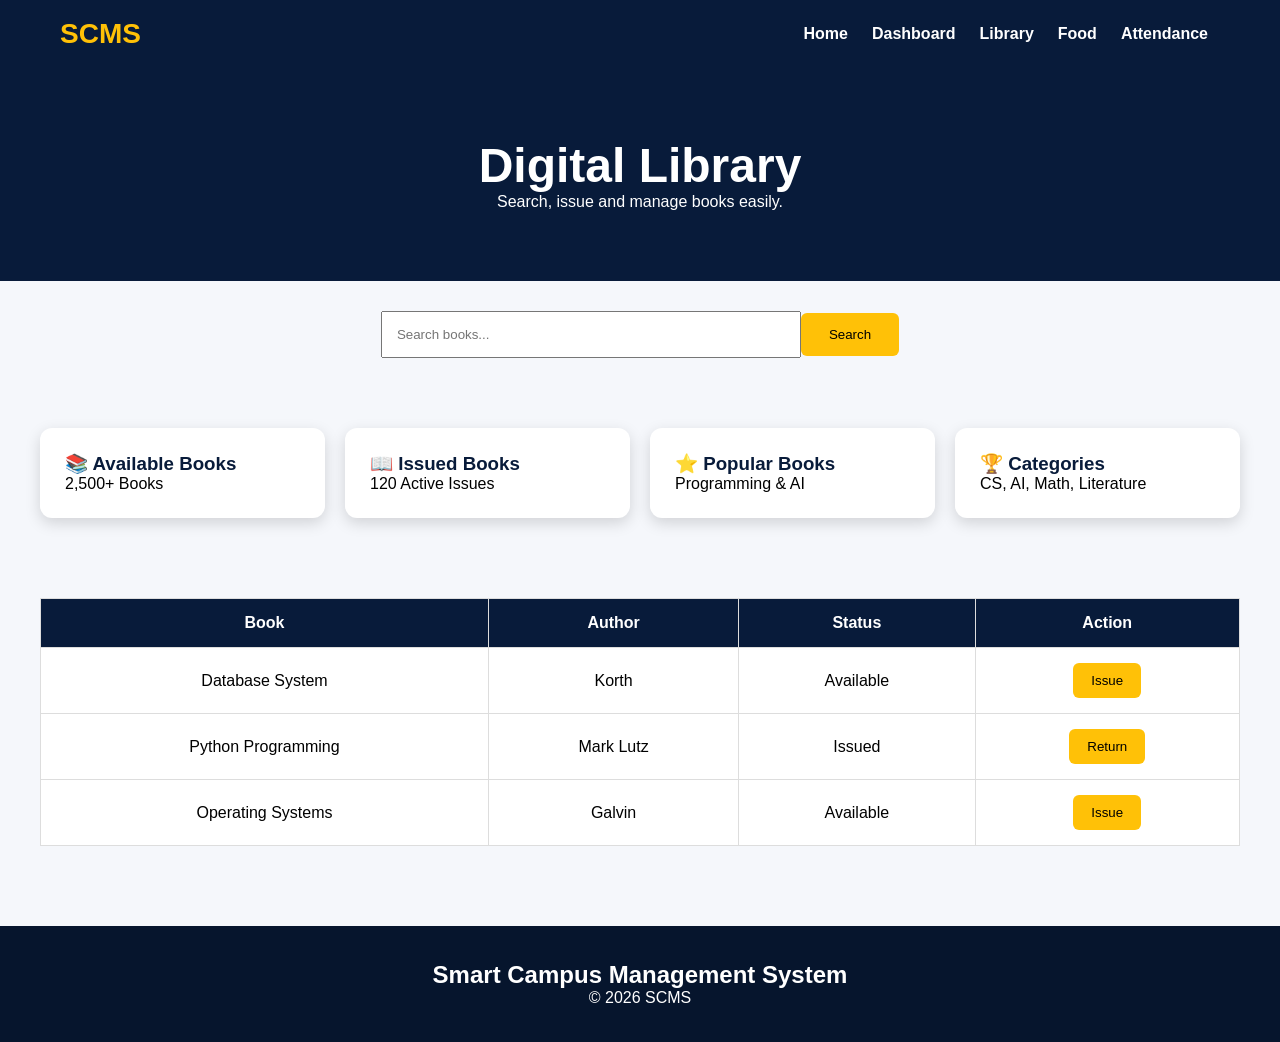
<file: library.html>
<!DOCTYPE html><html><head><meta charset="UTF-8"><meta name="viewport" content="width=device-width,initial-scale=1">
<title>Library - SCMS</title>
<style>
*{margin:0;padding:0;box-sizing:border-box;font-family:Arial}
body{background:#f5f7fb}
nav{display:flex;justify-content:space-between;align-items:center;background:#081B3A;padding:18px 60px}
nav a{color:#fff;text-decoration:none;margin:0 12px;font-weight:bold}
.logo{color:#FFC107;font-size:28px;font-weight:bold}
.hero{background:#081B3A;color:#fff;text-align:center;padding:70px 20px}
.hero h1{font-size:48px}.search{text-align:center;padding:30px}
.search input{width:420px;padding:14px}.search button{padding:14px 28px;background:#FFC107;border:none}
.cards{display:grid;grid-template-columns:repeat(auto-fit,minmax(250px,1fr));gap:20px;padding:40px}
.card{background:#fff;padding:25px;border-radius:12px;box-shadow:0 5px 15px rgba(0,0,0,.15)}
.card h3{color:#081B3A}.table{padding:40px}
table{width:100%;border-collapse:collapse;background:#fff}
th{background:#081B3A;color:#fff}th,td{padding:15px;border:1px solid #ddd;text-align:center}
button{background:#FFC107;border:none;padding:10px 18px;border-radius:6px}
footer{background:#06152d;color:#fff;text-align:center;padding:35px;margin-top:40px}
</style></head><body>
<nav><div class="logo">SCMS</div><div><a href="index.html">Home</a><a href="dashboard.html">Dashboard</a><a href="library.html">Library</a><a href="food.html">Food</a><a href="attendance.html">Attendance</a></div></nav>
<section class="hero"><h1>Digital Library</h1><p>Search, issue and manage books easily.</p></section>
<div class="search"><input placeholder="Search books..."><button>Search</button></div>
<section class="cards">
<div class="card"><h3>📚 Available Books</h3><p>2,500+ Books</p></div>
<div class="card"><h3>📖 Issued Books</h3><p>120 Active Issues</p></div>
<div class="card"><h3>⭐ Popular Books</h3><p>Programming & AI</p></div>
<div class="card"><h3>🏆 Categories</h3><p>CS, AI, Math, Literature</p></div>
</section>
<div class="table">
<table><tr><th>Book</th><th>Author</th><th>Status</th><th>Action</th></tr>
<tr><td>Database System</td><td>Korth</td><td>Available</td><td><button>Issue</button></td></tr>
<tr><td>Python Programming</td><td>Mark Lutz</td><td>Issued</td><td><button>Return</button></td></tr>
<tr><td>Operating Systems</td><td>Galvin</td><td>Available</td><td><button>Issue</button></td></tr>
</table></div>
<footer><h2>Smart Campus Management System</h2><p>© 2026 SCMS</p></footer>
</body></html>
</file>
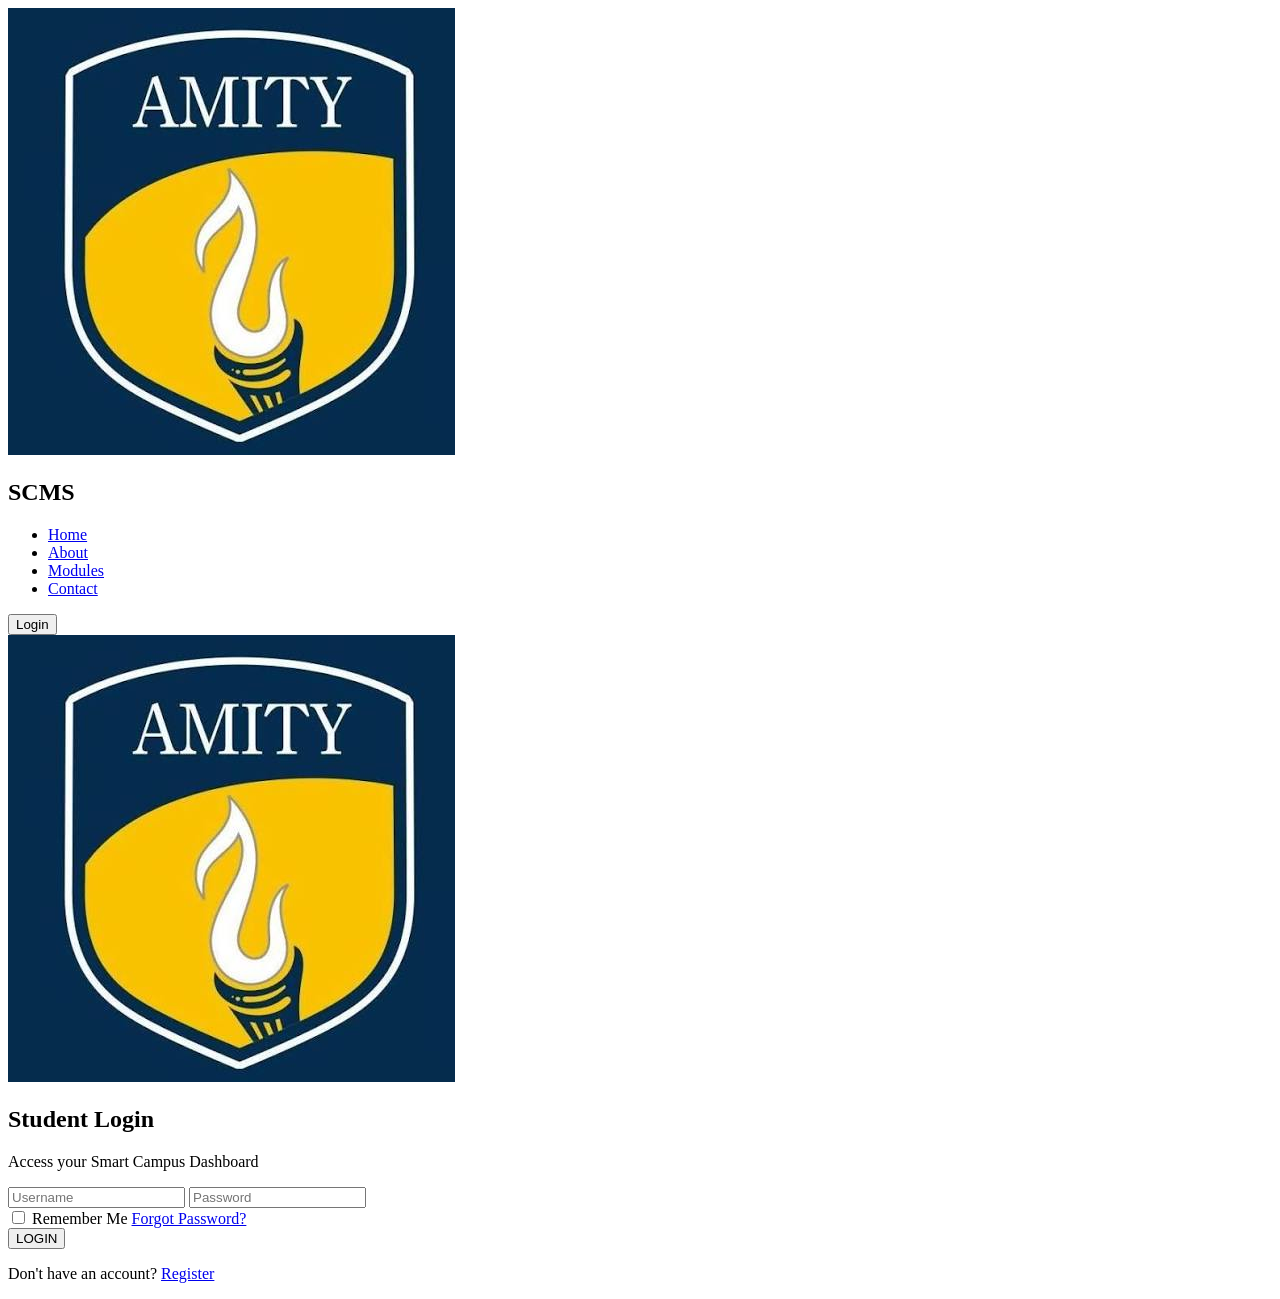
<file: login.html>
<!DOCTYPE html>
<html lang="en">

<head>

    <meta charset="UTF-8">

    <meta name="viewport" content="width=device-width, initial-scale=1.0">

    <title>Student Login</title>

    <link rel="stylesheet" href="style.css">

</head>
<body>

<nav>

    <div class="logo">

        <img src="images/logo.png" alt="Logo">

        <h2>SCMS</h2>

    </div>

    <ul>

        <li><a href="#">Home</a></li>

        <li><a href="#">About</a></li>

        <li><a href="#">Modules</a></li>

        <li><a href="#">Contact</a></li>

    </ul>

    <button>Login</button>

</nav>
<section class="login-section">

<div class="login-box">

<img src="images/logo.png" class="login-logo">

<h2>Student Login</h2>

<p>

Access your Smart Campus Dashboard

</p>

<form>

<input type="text" placeholder="Username">

<input type="password" placeholder="Password">

<div class="options">

<label>

<input type="checkbox">

Remember Me

</label>

<a href="#">

Forgot Password?

</a>

</div>

<button>

LOGIN

</button>

</form>

<p>

Don't have an account?

<a href="#">

Register

</a>

</p>

</div>

</section>
</body>

</html>
</file>
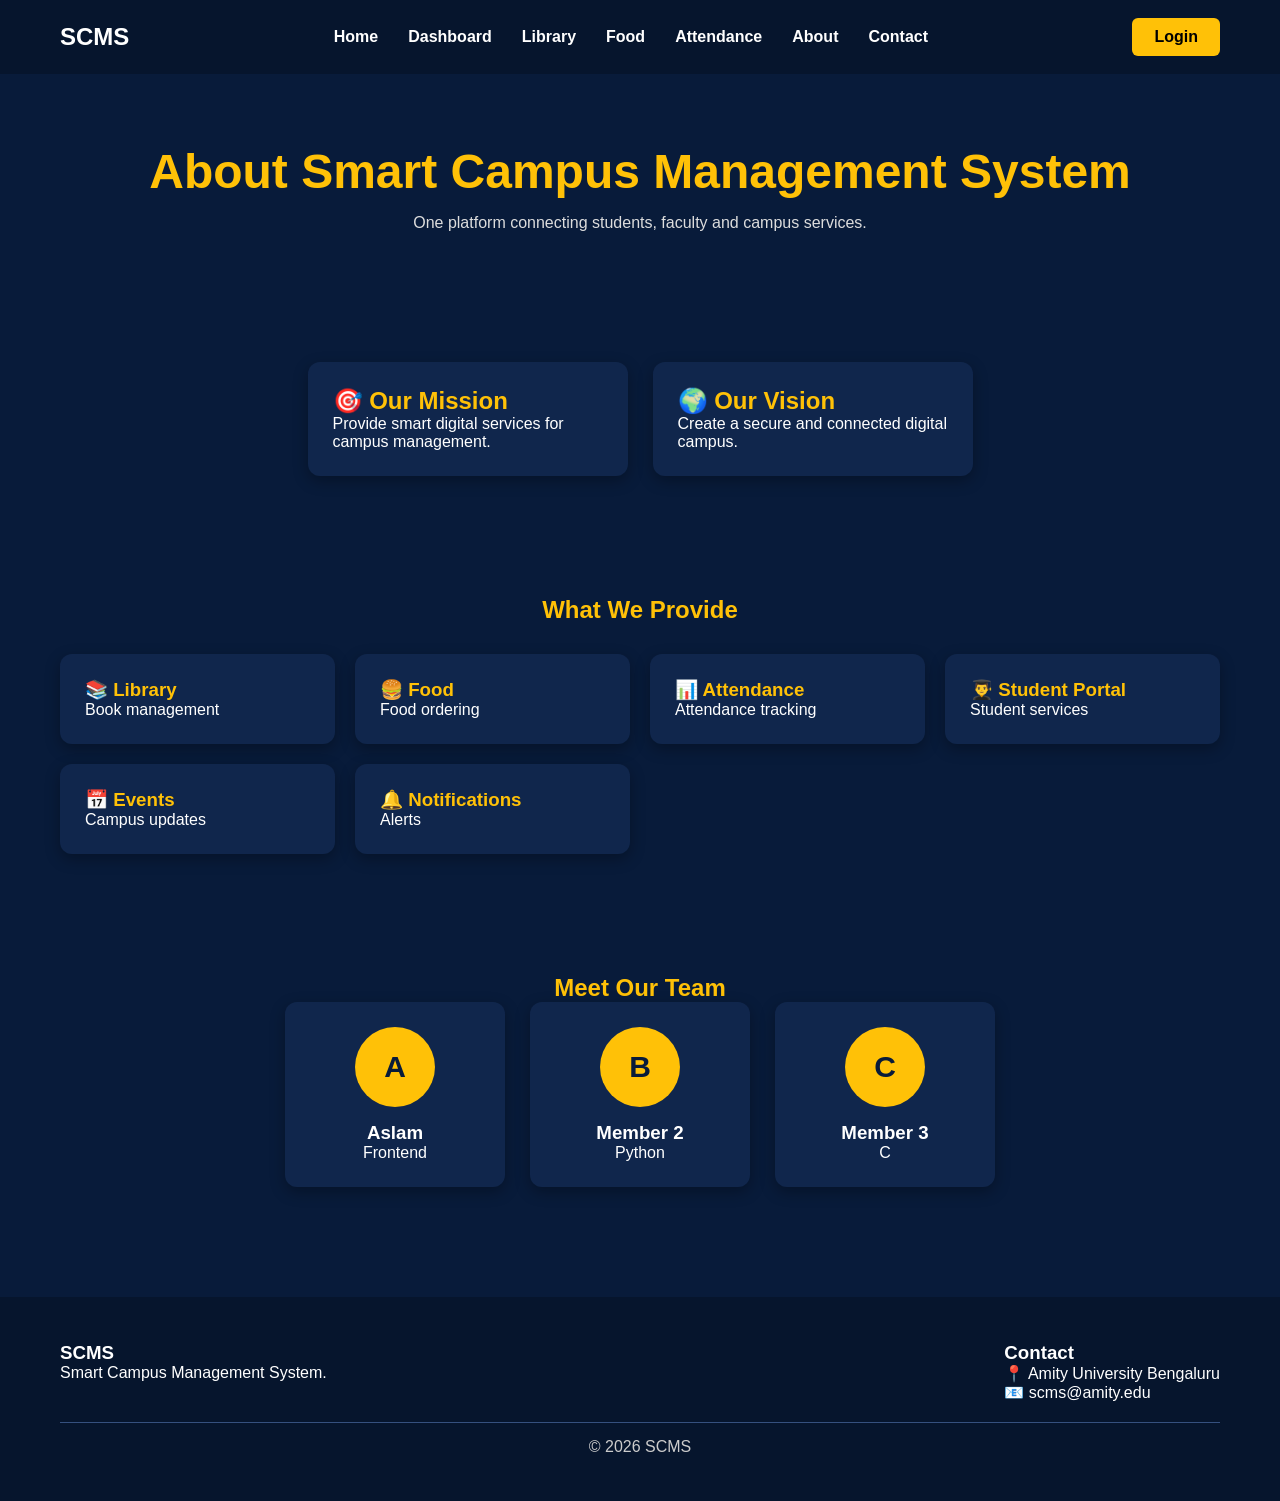
<file: frontend/about.html>
<!DOCTYPE html><html lang="en"><head><meta charset="UTF-8"><meta name="viewport" content="width=device-width,initial-scale=1.0"><title>About SCMS</title><style>*{margin:0;padding:0;box-sizing:border-box;font-family:Arial,sans-serif}body{background:#081B3A;color:#fff}nav{display:flex;justify-content:space-between;align-items:center;padding:18px 60px;background:#06152d}nav ul{display:flex;gap:30px;list-style:none}nav a{text-decoration:none;color:#fff;font-weight:bold}.login{background:#FFC107;color:#000;padding:10px 22px;border-radius:6px}.hero{text-align:center;padding:70px 20px}.hero h1{color:#FFC107;font-size:48px}.hero p{margin-top:15px;color:#ddd}.section{padding:60px}.cards,.team{display:flex;justify-content:center;gap:25px;flex-wrap:wrap}.card,.member,.feature{background:#10264c;padding:25px;border-radius:12px;box-shadow:0 5px 15px rgba(0,0,0,.3)}.card{width:320px}.card h2,.feature h3{color:#FFC107}.features{display:grid;grid-template-columns:repeat(auto-fit,minmax(220px,1fr));gap:20px;margin-top:30px}.member{width:220px;text-align:center}.avatar{width:80px;height:80px;border-radius:50%;background:#FFC107;color:#081B3A;font-size:30px;font-weight:bold;display:flex;align-items:center;justify-content:center;margin:0 auto 15px}footer{background:#06152d;padding:45px 60px;margin-top:50px}.footer{display:flex;justify-content:space-between;flex-wrap:wrap;gap:30px}.copy{text-align:center;margin-top:20px;border-top:1px solid #35507E;padding-top:15px;color:#ccc}</style></head><body><nav><h2>SCMS</h2><ul><li><a href='index.html'>Home</a></li><li><a href='dashboard.html'>Dashboard</a></li><li><a href='library.html'>Library</a></li><li><a href='food.html'>Food</a></li><li><a href='attendance.html'>Attendance</a></li><li><a href='about.html'>About</a></li><li><a href='contact.html'>Contact</a></li></ul><a class='login' href='login.html'>Login</a></nav><section class='hero'><h1>About Smart Campus Management System</h1><p>One platform connecting students, faculty and campus services.</p></section><section class='section'><div class='cards'><div class='card'><h2>🎯 Our Mission</h2><p>Provide smart digital services for campus management.</p></div><div class='card'><h2>🌍 Our Vision</h2><p>Create a secure and connected digital campus.</p></div></div></section><section class='section'><h1 style='text-align:center;color:#FFC107'>What We Provide</h1><div class='features'><div class='feature'><h3>📚 Library</h3><p>Book management</p></div><div class='feature'><h3>🍔 Food</h3><p>Food ordering</p></div><div class='feature'><h3>📊 Attendance</h3><p>Attendance tracking</p></div><div class='feature'><h3>👨‍🎓 Student Portal</h3><p>Student services</p></div><div class='feature'><h3>📅 Events</h3><p>Campus updates</p></div><div class='feature'><h3>🔔 Notifications</h3><p>Alerts</p></div></div></section><section class='section'><h1 style='text-align:center;color:#FFC107'>Meet Our Team</h1><div class='team'><div class='member'><div class='avatar'>A</div><h3>Aslam</h3><p>Frontend</p></div><div class='member'><div class='avatar'>B</div><h3>Member 2</h3><p>Python</p></div><div class='member'><div class='avatar'>C</div><h3>Member 3</h3><p>C</p></div></div></section><footer><div class='footer'><div><h3>SCMS</h3><p>Smart Campus Management System.</p></div><div><h3>Contact</h3><p>📍 Amity University Bengaluru</p><p>📧 scms@amity.edu</p></div></div><div class='copy'>© 2026 SCMS</div></footer></body></html>
</file>
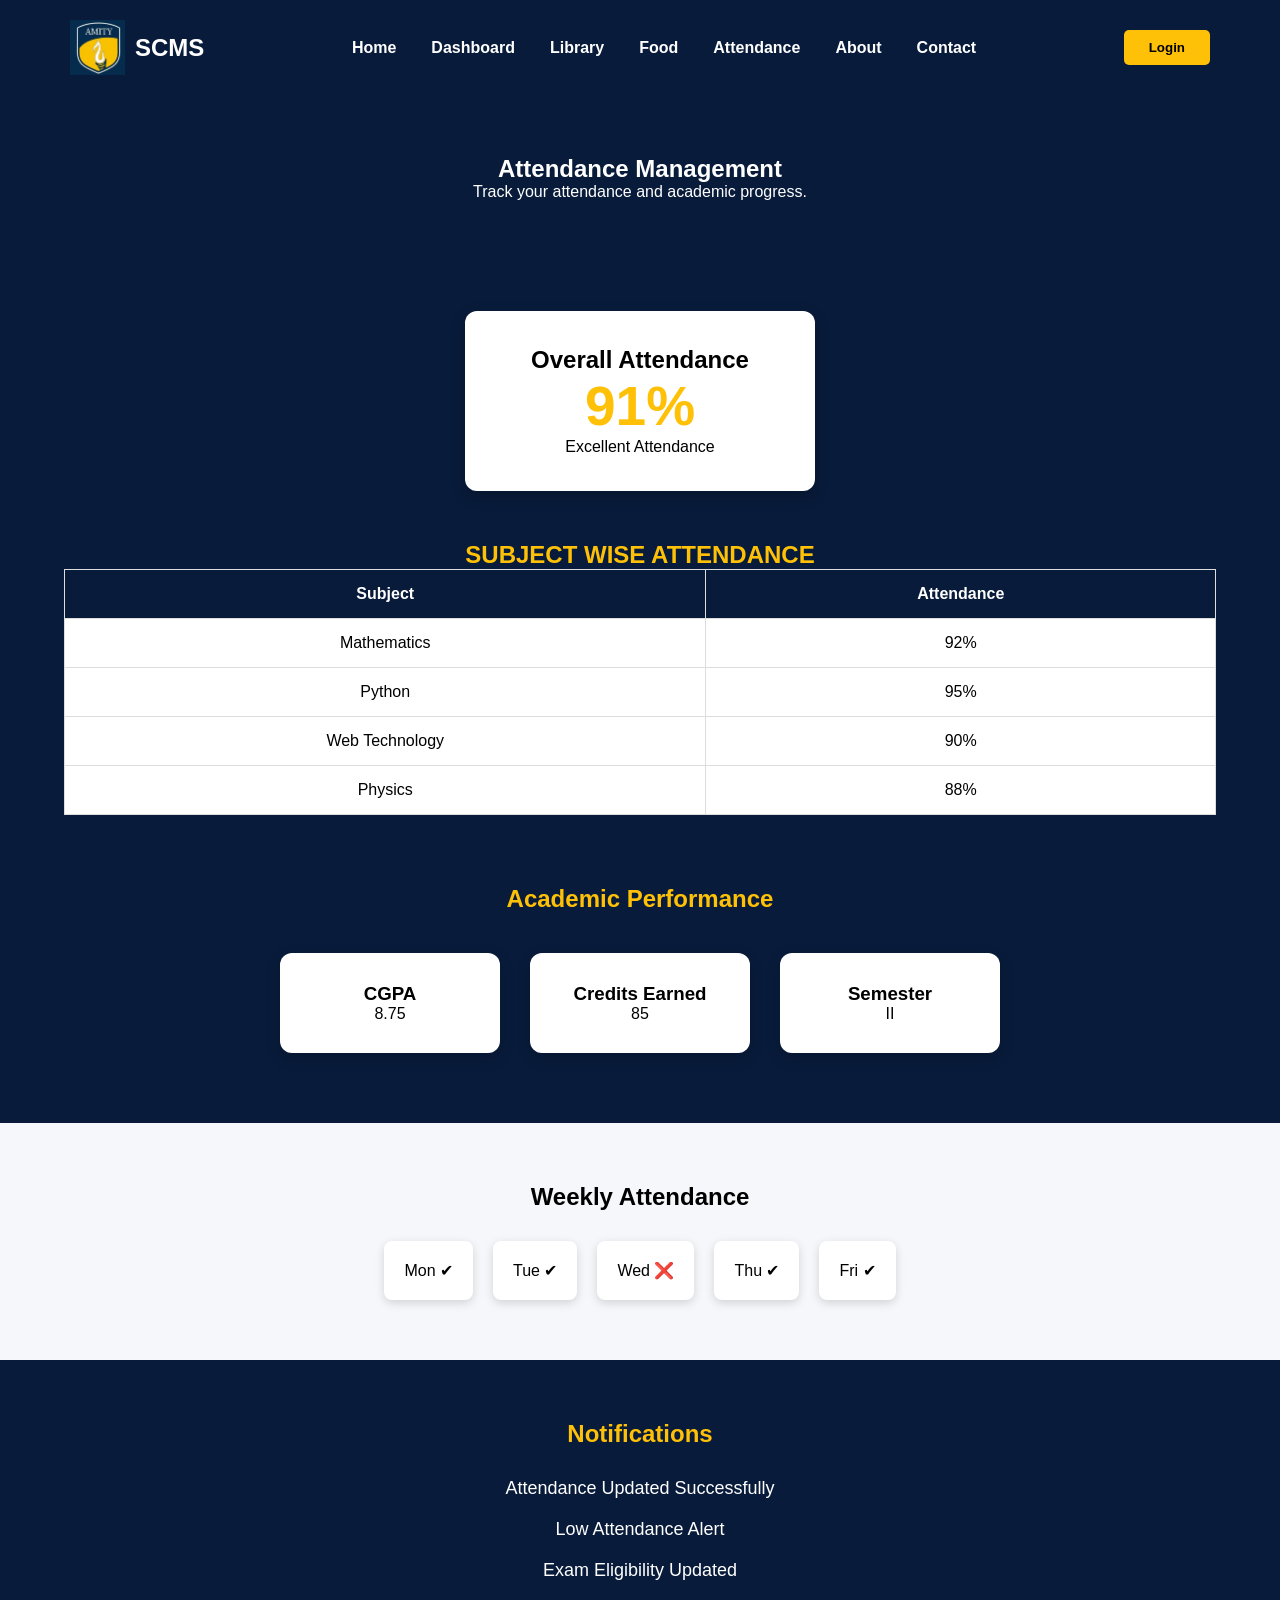
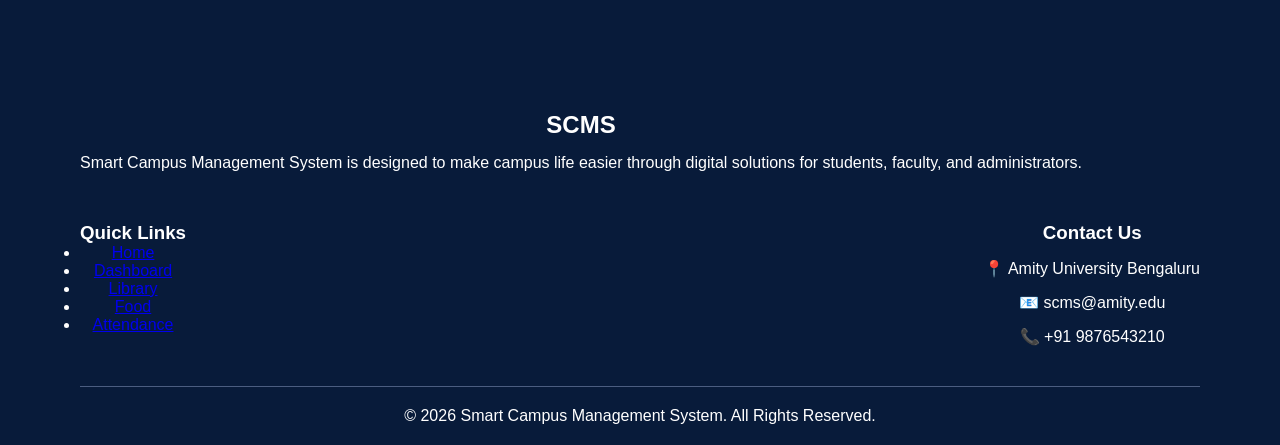
<file: frontend/attendance.html>
<!DOCTYPE html>
<html lang="en">

<head>

    <meta charset="UTF-8">

    <meta name="viewport" content="width=device-width, initial-scale=1.0">

    <title>Attendance</title>

    <link rel="stylesheet" href="style.css">

</head>

<body>
<nav>

    <div class="logo">
        <img src="images/logo.png" alt="SCMS Logo">
        <h2>SCMS</h2>
    </div>

    <ul>

        <li><a href="index.html">Home</a></li>

        <li><a href="dashboard.html">Dashboard</a></li>

        <li><a href="library.html">Library</a></li>

        <li><a href="food.html">Food</a></li>

        <li><a href="attendance.html">Attendance</a></li>

        <li><a href="about.html">About</a></li>

        <li><a href="contact.html">Contact</a></li>

    </ul>

    <a href="login.html">
        <button>Login</button>
    </a>

</nav>
<section class="attendance-header">

<h1>Attendance Management</h1>

<p>

Track your attendance and academic progress.

</p>

</section><section class="overall-attendance">

<div class="attendance-card">

<h2>Overall Attendance</h2>

<h1>91%</h1>

<p>Excellent Attendance</p>

</div>

</section><section class="subjects">

	<h2 style="color:#FFC107;"><center> SUBJECT WISE ATTENDANCE </center></h2>

<table>

<tr>

<th>Subject</th>

<th>Attendance</th>

</tr>

<tr>

<td>Mathematics</td>

<td>92%</td>

</tr>

<tr>

<td>Python</td>

<td>95%</td>

</tr>

<tr>

<td>Web Technology</td>

<td>90%</td>

</tr>

<tr>

<td>Physics</td>

<td>88%</td>

</tr>

</table>

</section><section class="performance">

<h2 style="color:#FFC107;">Academic Performance</h2>

<div class="performance-container">

<div class="performance-card">

<h3>CGPA</h3>

<p>8.75</p>

</div>

<div class="performance-card">

<h3>Credits Earned</h3>

<p>85</p>

</div>

<div class="performance-card">

<h3>Semester</h3>

<p>II</p>

</div>

</div>

</section><section class="calendar">

<h2>Weekly Attendance</h2>

<div class="calendar-container">

<div>Mon ✔</div>

<div>Tue ✔</div>

<div>Wed ❌</div>

<div>Thu ✔</div>

<div>Fri ✔</div>

</div>

</section><section class="attendance-notification">

<h2 style="color:#FFC107;">Notifications</h2>

<ul>

<li style="color:white;">Attendance Updated Successfully</li>

<li style="color:white;">Low Attendance Alert</li>

<li style="color:white;">Exam Eligibility Updated</li>

</ul>

</section><!-- Footer -->

<footer class="footer">

    <div class="footer-container">

        <div class="footer-box">

            <h2>SCMS</h2>

            <p>
                Smart Campus Management System is designed to make
                campus life easier through digital solutions for
                students, faculty, and administrators.
            </p>

        </div>

        <div class="footer-box">

            <h3>Quick Links</h3>

            <ul>

                <li><a href="index.html">Home</a></li>
                <li><a href="dashboard.html">Dashboard</a></li>
                <li><a href="library.html">Library</a></li>
                <li><a href="food.html">Food</a></li>
                <li><a href="attendance.html">Attendance</a></li>

            </ul>

        </div>

        <div class="footer-box">

            <h3>Contact Us</h3>

            <p>📍 Amity University Bengaluru</p>

            <p>📧 scms@amity.edu</p>

            <p>📞 +91 9876543210</p>

        </div>

    </div>

    <hr>

    <div class="footer-bottom">

        <p>
            © 2026 Smart Campus Management System. All Rights Reserved.
        </p>

    </div>

</footer>
</body>

</html>
</file>
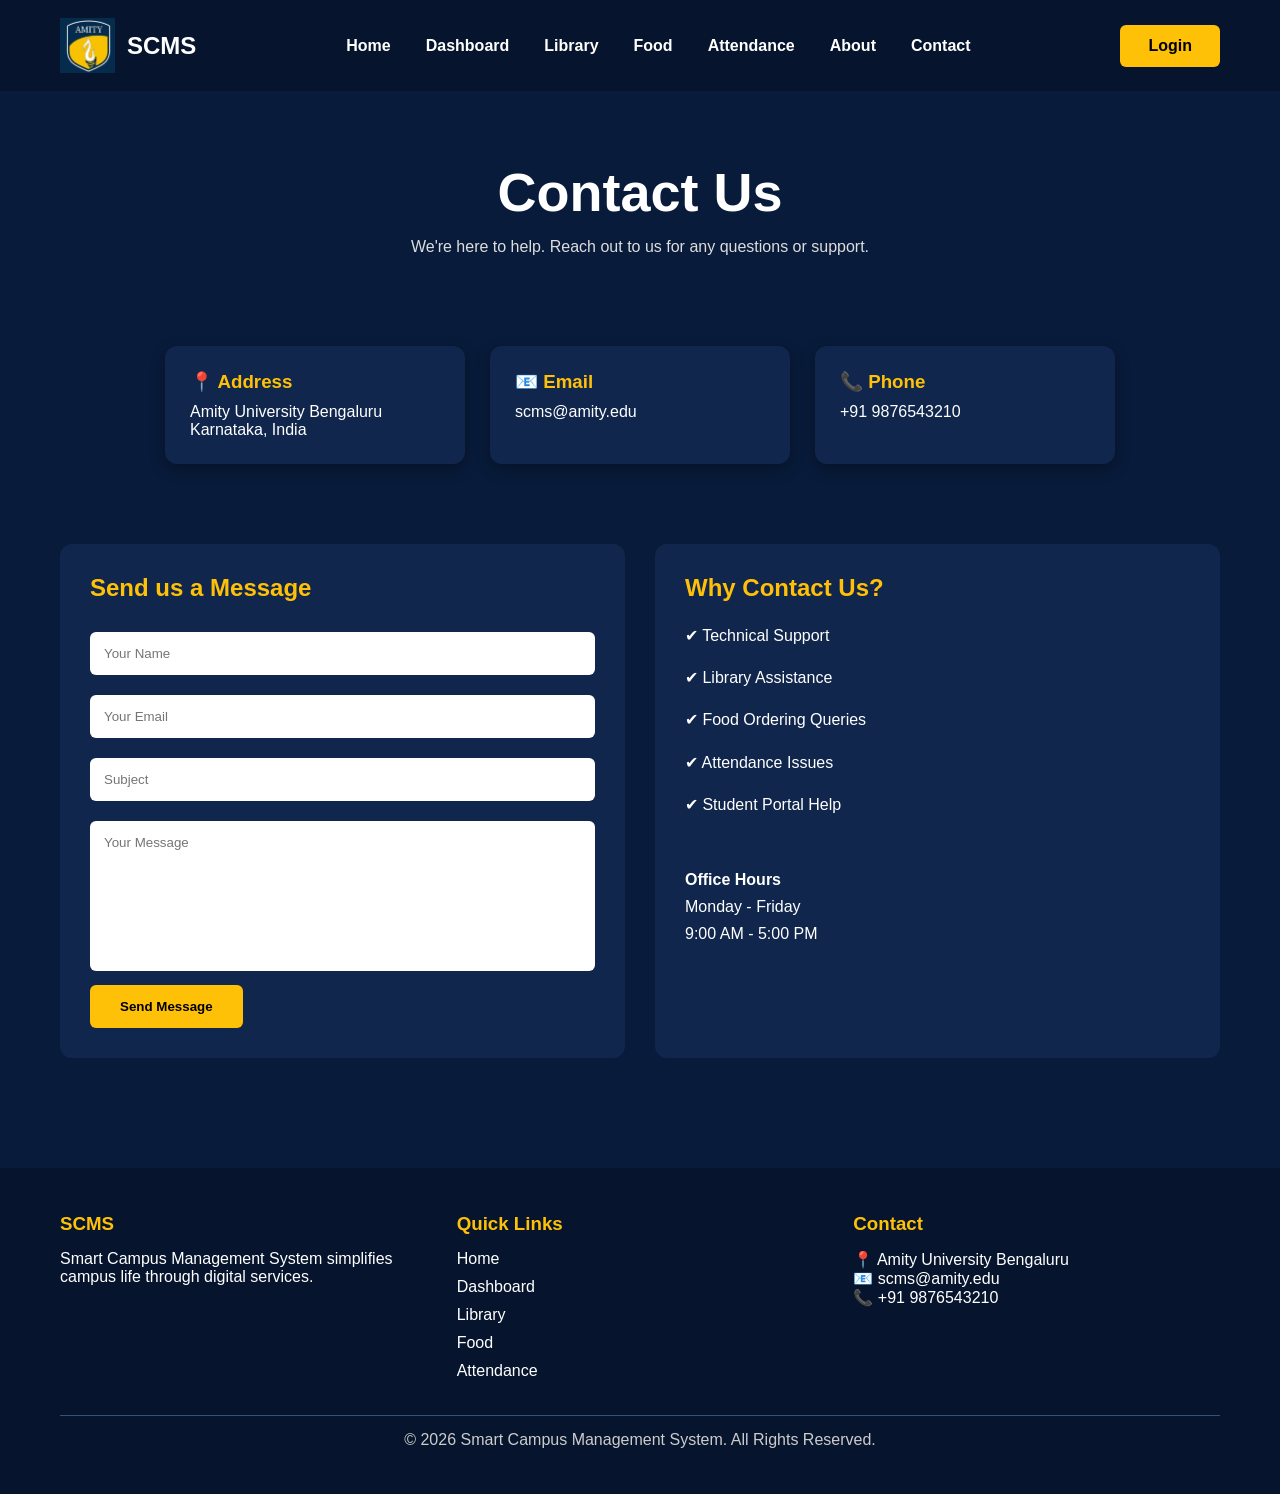
<file: frontend/contact.html>
<!DOCTYPE html>
<html lang="en">
<head>
<meta charset="UTF-8">
<meta name="viewport" content="width=device-width, initial-scale=1.0">
<title>SCMS - Contact</title>
<style>
*{margin:0;padding:0;box-sizing:border-box;font-family:Arial,sans-serif}
body{background:#081B3A;color:#fff}
nav{display:flex;justify-content:space-between;align-items:center;padding:18px 60px;background:#06152d}
.logo{display:flex;align-items:center;gap:12px}
.logo img{width:55px}
nav ul{display:flex;list-style:none;gap:35px}
nav a{text-decoration:none;color:#fff;font-weight:bold}
.login{background:#FFC107;color:#000;padding:12px 28px;border-radius:6px}
.hero{text-align:center;padding:70px 20px}
.hero h1{font-size:54px}
.hero p{margin-top:15px;color:#ddd}
.cards{display:flex;justify-content:center;gap:25px;flex-wrap:wrap;padding:20px 60px}
.card{background:#10264c;border-radius:12px;padding:25px;width:300px;box-shadow:0 5px 15px rgba(0,0,0,.3)}
.card h3{color:#FFC107;margin-bottom:10px}
.contact{display:flex;gap:30px;padding:60px;flex-wrap:wrap}
.form,.info{background:#10264c;border-radius:12px;padding:30px;flex:1;min-width:320px}
.form h2,.info h2{margin-bottom:20px;color:#FFC107}
input,textarea{width:100%;padding:14px;margin:10px 0;border:none;border-radius:6px}
textarea{height:150px;resize:none}
button{background:#FFC107;border:none;padding:14px 30px;border-radius:6px;font-weight:bold;cursor:pointer}
.info p{margin:15px 0;line-height:1.7}
footer{background:#06152d;padding:45px 60px;margin-top:50px}
.footer{display:flex;justify-content:space-between;gap:30px;flex-wrap:wrap}
.footer div{flex:1;min-width:220px}
.footer h3{color:#FFC107;margin-bottom:15px}
.footer ul{list-style:none}
.footer li{margin:10px 0}
.footer a{color:#fff;text-decoration:none}
.copy{text-align:center;margin-top:25px;border-top:1px solid #35507E;padding-top:15px;color:#ccc}
</style>
</head>
<body>

<nav>
<div class="logo">
<img src="images/logo.png" alt="logo">
<h2>SCMS</h2>
</div>

<ul>
<li><a href="index.html">Home</a></li>
<li><a href="dashboard.html">Dashboard</a></li>
<li><a href="library.html">Library</a></li>
<li><a href="food.html">Food</a></li>
<li><a href="attendance.html">Attendance</a></li>
<li><a href="about.html">About</a></li>
<li><a href="contact.html">Contact</a></li>
</ul>

<a href="login.html" class="login">Login</a>
</nav>

<section class="hero">
<h1>Contact Us</h1>
<p>We're here to help. Reach out to us for any questions or support.</p>
</section>

<section class="cards">
<div class="card">
<h3>📍 Address</h3>
<p>Amity University Bengaluru<br>Karnataka, India</p>
</div>

<div class="card">
<h3>📧 Email</h3>
<p>scms@amity.edu</p>
</div>

<div class="card">
<h3>📞 Phone</h3>
<p>+91 9876543210</p>
</div>
</section>

<section class="contact">
<div class="form">
<h2>Send us a Message</h2>
<input type="text" placeholder="Your Name">
<input type="email" placeholder="Your Email">
<input type="text" placeholder="Subject">
<textarea placeholder="Your Message"></textarea>
<button>Send Message</button>
</div>

<div class="info">
<h2>Why Contact Us?</h2>
<p>✔ Technical Support</p>
<p>✔ Library Assistance</p>
<p>✔ Food Ordering Queries</p>
<p>✔ Attendance Issues</p>
<p>✔ Student Portal Help</p>
<br>
<p><b>Office Hours</b><br>Monday - Friday<br>9:00 AM - 5:00 PM</p>
</div>
</section>

<footer>
<div class="footer">
<div>
<h3>SCMS</h3>
<p>Smart Campus Management System simplifies campus life through digital services.</p>
</div>
<div>
<h3>Quick Links</h3>
<ul>
<li><a href="index.html">Home</a></li>
<li><a href="dashboard.html">Dashboard</a></li>
<li><a href="library.html">Library</a></li>
<li><a href="food.html">Food</a></li>
<li><a href="attendance.html">Attendance</a></li>
</ul>
</div>
<div>
<h3>Contact</h3>
<p>📍 Amity University Bengaluru</p>
<p>📧 scms@amity.edu</p>
<p>📞 +91 9876543210</p>
</div>
</div>
<div class="copy">© 2026 Smart Campus Management System. All Rights Reserved.</div>
</footer>

</body>
</html>
</file>
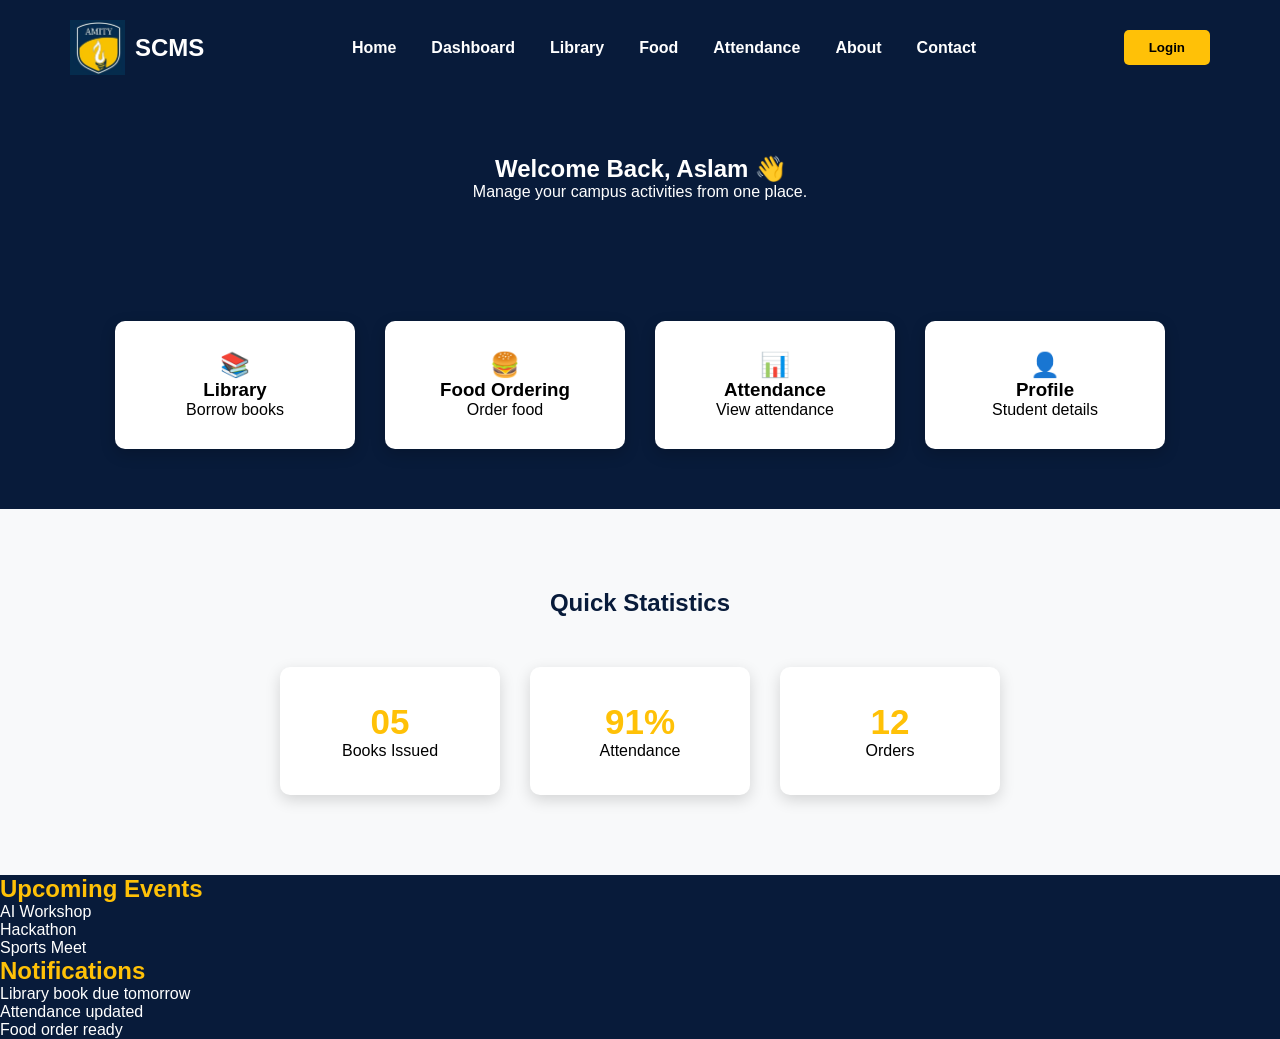
<file: frontend/dashboard.html>
<!DOCTYPE html>
<html lang="en">

<head>

    <meta charset="UTF-8">

    <meta name="viewport" content="width=device-width, initial-scale=1.0">

    <title>Student Login</title>

    <link rel="stylesheet" href="style.css">

</head>

<body>
	<nav>

    <div class="logo">
        <img src="images/logo.png" alt="SCMS Logo">
        <h2>SCMS</h2>
    </div>

    <ul>

        <li><a href="index.html">Home</a></li>

        <li><a href="dashboard.html">Dashboard</a></li>

        <li><a href="library.html">Library</a></li>

        <li><a href="food.html">Food</a></li>

        <li><a href="attendance.html">Attendance</a></li>

        <li><a href="about.html">About</a></li>

        <li><a href="contact.html">Contact</a></li>

    </ul>

    <a href="login.html">
        <button>Login</button>
    </a>

</nav><section class="welcome">
<h1>

Welcome Back,

Aslam 👋

</h1>

<p>

Manage your campus activities from one place.

</p>

</section><section class="dashboard">

<div class="dash-card">

<h2>📚</h2>

<h3>Library</h3>

<p>

Borrow books

</p>

</div>

<div class="dash-card">

<h2>🍔</h2>

<h3>Food Ordering</h3>

<p>

Order food

</p>

</div>

<div class="dash-card">

<h2>📊</h2>

<h3>Attendance</h3>

<p>

View attendance

</p>

</div>

<div class="dash-card">

<h2>👤</h2>

<h3>Profile</h3>

<p>

Student details

</p>

</div>

</section><section class="stats">

<h1>

Quick Statistics

</h1>

<div class="stats-container">

<div class="stat-box">

<h2>05</h2>

<p>

Books Issued

</p>

</div>

<div class="stat-box">

<h2>91%</h2>

<p>

Attendance

</p>

</div>

<div class="stat-box">

<h2>12</h2>

<p>

Orders

</p>

</div>

</div>

</section>
<section class="events">

<h1 style="color:#FFC107;">

Upcoming Events

</h1>

<ul>

<li style="color:white;">AI Workshop</li>

<li style="color:white;">Hackathon</li>

<li style="color:white;">Sports Meet</li>

</ul>

</section><section class="notifications">

<h1 style="color:#FFC107;">

Notifications

</h1>

<ul>

<li style="color:white;">

Library book due tomorrow

</li>

<li style="color:white;">

Attendance updated

</li>

<li style="color:white;">

Food order ready

</li>

</ul>

</section></body>

</html>
</file>
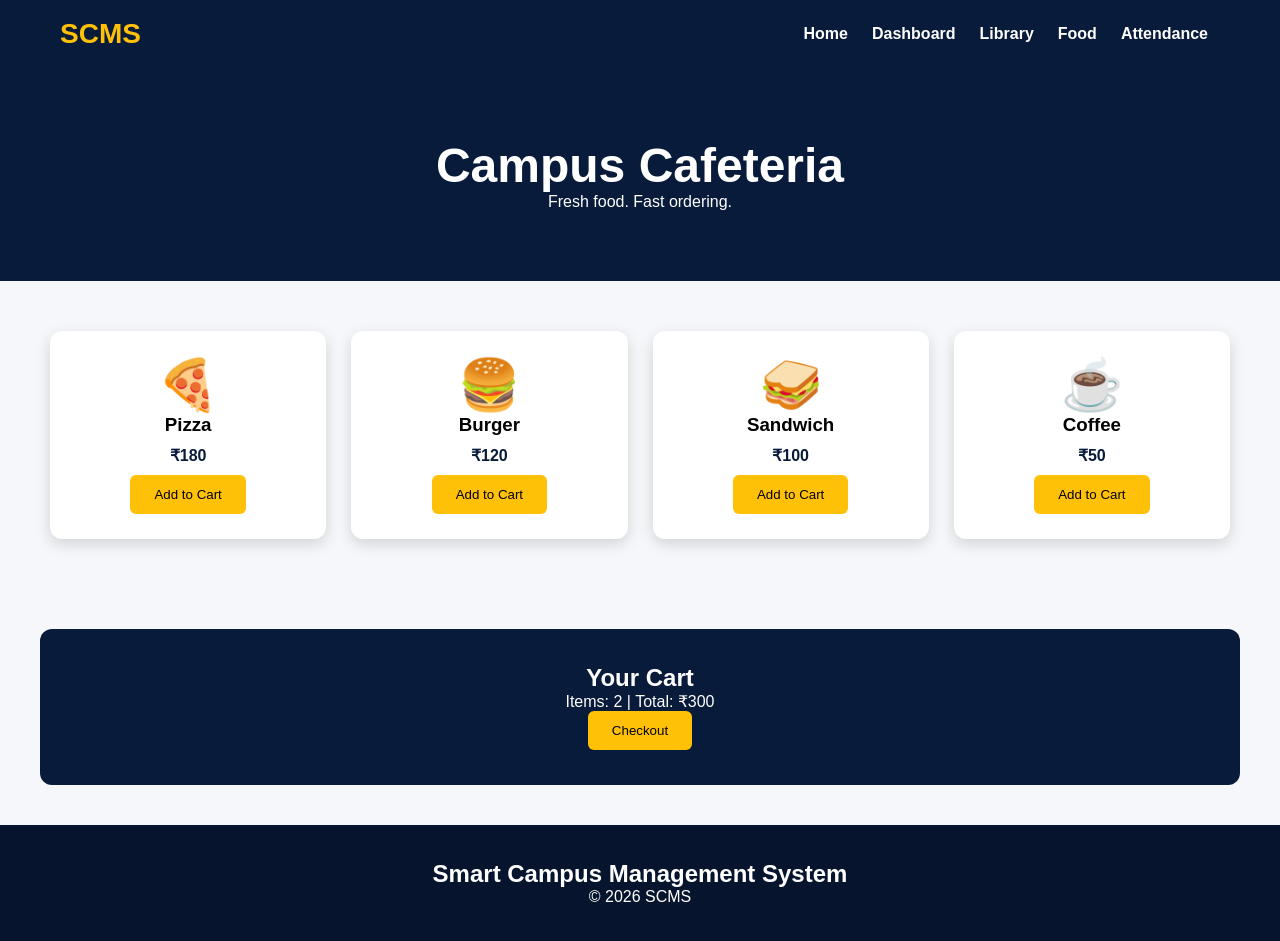
<file: frontend/food.html>
<!DOCTYPE html><html><head><meta charset="UTF-8"><meta name="viewport" content="width=device-width,initial-scale=1">
<title>Food - SCMS</title>
<style>
*{margin:0;padding:0;box-sizing:border-box;font-family:Arial}
body{background:#f5f7fb}
nav{display:flex;justify-content:space-between;align-items:center;background:#081B3A;padding:18px 60px}
nav a{color:#fff;text-decoration:none;margin:0 12px;font-weight:bold}
.logo{color:#FFC107;font-size:28px;font-weight:bold}
.hero{background:#081B3A;color:#fff;text-align:center;padding:70px 20px}
.hero h1{font-size:48px}
.menu{display:grid;grid-template-columns:repeat(auto-fit,minmax(250px,1fr));gap:25px;padding:50px}
.card{background:#fff;border-radius:12px;padding:25px;box-shadow:0 5px 15px rgba(0,0,0,.15);text-align:center}
.card h2{font-size:50px}
.price{color:#081B3A;font-weight:bold;margin:10px 0}
button{background:#FFC107;border:none;padding:12px 24px;border-radius:6px}
.cart{background:#081B3A;color:#fff;margin:40px;padding:35px;border-radius:12px;text-align:center}
footer{background:#06152d;color:#fff;text-align:center;padding:35px}
</style></head><body>
<nav><div class="logo">SCMS</div><div><a href="index.html">Home</a><a href="dashboard.html">Dashboard</a><a href="library.html">Library</a><a href="food.html">Food</a><a href="attendance.html">Attendance</a></div></nav>
<section class="hero"><h1>Campus Cafeteria</h1><p>Fresh food. Fast ordering.</p></section>
<section class="menu">
<div class="card"><h2>🍕</h2><h3>Pizza</h3><div class="price">₹180</div><button>Add to Cart</button></div>
<div class="card"><h2>🍔</h2><h3>Burger</h3><div class="price">₹120</div><button>Add to Cart</button></div>
<div class="card"><h2>🥪</h2><h3>Sandwich</h3><div class="price">₹100</div><button>Add to Cart</button></div>
<div class="card"><h2>☕</h2><h3>Coffee</h3><div class="price">₹50</div><button>Add to Cart</button></div>
</section>
<div class="cart"><h2>Your Cart</h2><p>Items: 2 | Total: ₹300</p><button>Checkout</button></div>
<footer><h2>Smart Campus Management System</h2><p>© 2026 SCMS</p></footer>
</body></html>
</file>
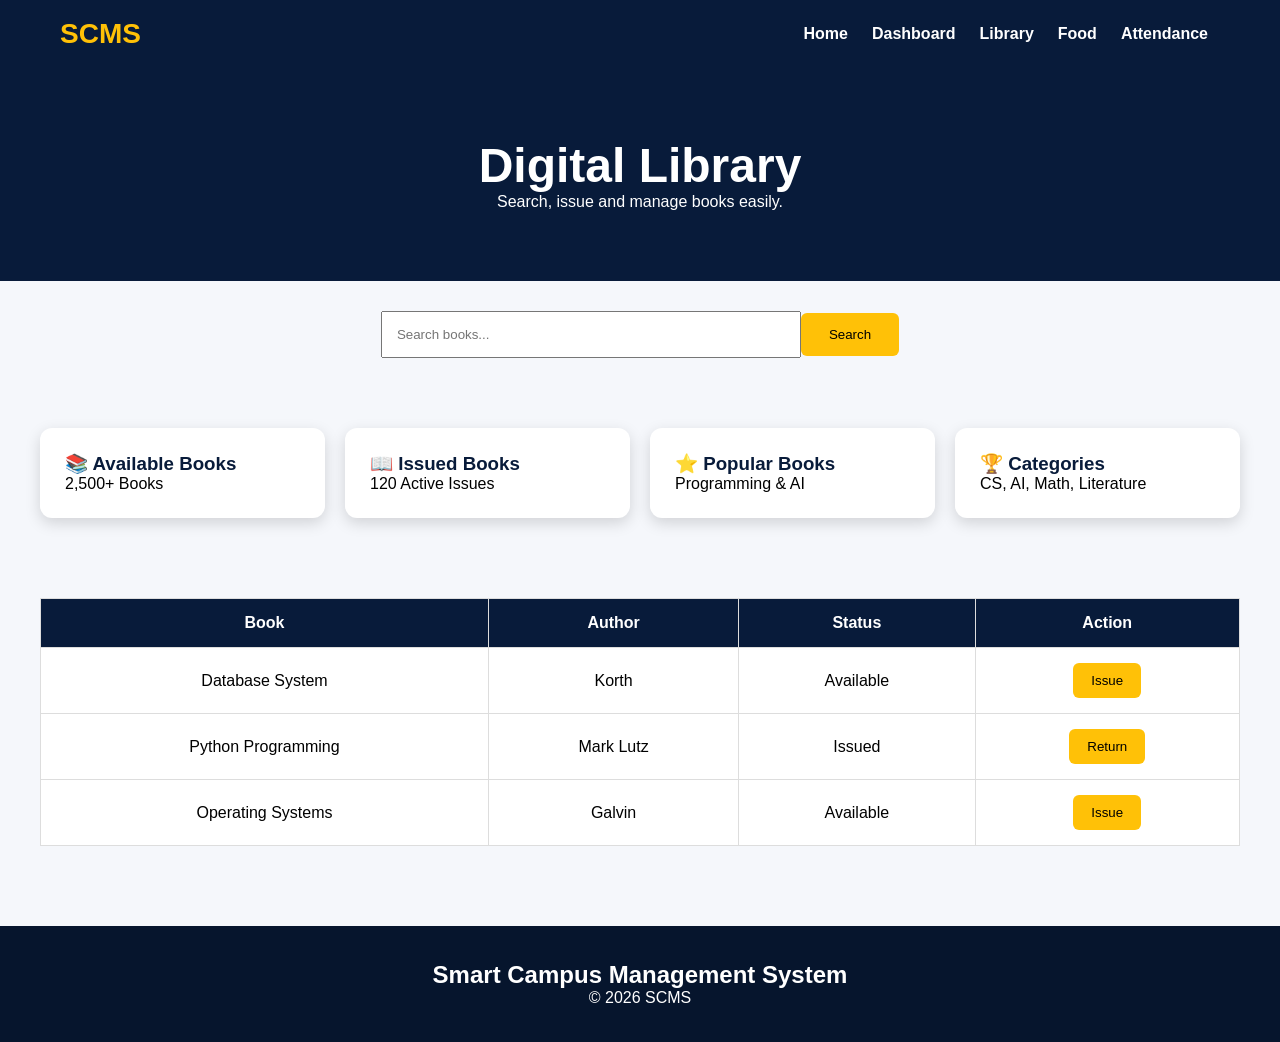
<file: frontend/library.html>
<!DOCTYPE html><html><head><meta charset="UTF-8"><meta name="viewport" content="width=device-width,initial-scale=1">
<title>Library - SCMS</title>
<style>
*{margin:0;padding:0;box-sizing:border-box;font-family:Arial}
body{background:#f5f7fb}
nav{display:flex;justify-content:space-between;align-items:center;background:#081B3A;padding:18px 60px}
nav a{color:#fff;text-decoration:none;margin:0 12px;font-weight:bold}
.logo{color:#FFC107;font-size:28px;font-weight:bold}
.hero{background:#081B3A;color:#fff;text-align:center;padding:70px 20px}
.hero h1{font-size:48px}.search{text-align:center;padding:30px}
.search input{width:420px;padding:14px}.search button{padding:14px 28px;background:#FFC107;border:none}
.cards{display:grid;grid-template-columns:repeat(auto-fit,minmax(250px,1fr));gap:20px;padding:40px}
.card{background:#fff;padding:25px;border-radius:12px;box-shadow:0 5px 15px rgba(0,0,0,.15)}
.card h3{color:#081B3A}.table{padding:40px}
table{width:100%;border-collapse:collapse;background:#fff}
th{background:#081B3A;color:#fff}th,td{padding:15px;border:1px solid #ddd;text-align:center}
button{background:#FFC107;border:none;padding:10px 18px;border-radius:6px}
footer{background:#06152d;color:#fff;text-align:center;padding:35px;margin-top:40px}
</style></head><body>
<nav><div class="logo">SCMS</div><div><a href="index.html">Home</a><a href="dashboard.html">Dashboard</a><a href="library.html">Library</a><a href="food.html">Food</a><a href="attendance.html">Attendance</a></div></nav>
<section class="hero"><h1>Digital Library</h1><p>Search, issue and manage books easily.</p></section>
<div class="search"><input placeholder="Search books..."><button>Search</button></div>
<section class="cards">
<div class="card"><h3>📚 Available Books</h3><p>2,500+ Books</p></div>
<div class="card"><h3>📖 Issued Books</h3><p>120 Active Issues</p></div>
<div class="card"><h3>⭐ Popular Books</h3><p>Programming & AI</p></div>
<div class="card"><h3>🏆 Categories</h3><p>CS, AI, Math, Literature</p></div>
</section>
<div class="table">
<table><tr><th>Book</th><th>Author</th><th>Status</th><th>Action</th></tr>
<tr><td>Database System</td><td>Korth</td><td>Available</td><td><button>Issue</button></td></tr>
<tr><td>Python Programming</td><td>Mark Lutz</td><td>Issued</td><td><button>Return</button></td></tr>
<tr><td>Operating Systems</td><td>Galvin</td><td>Available</td><td><button>Issue</button></td></tr>
</table></div>
<footer><h2>Smart Campus Management System</h2><p>© 2026 SCMS</p></footer>
</body></html>
</file>
<file: style.css>
.welcome{

padding:60px;
text-align:center;
background:#08244f;
color:white;

}

.cards{

display:grid;
grid-template-columns:repeat(4,1fr);
gap:25px;
padding:50px;

}

.card{

background:white;
padding:30px;
border-radius:10px;
text-align:center;
box-shadow:0 5px 15px rgba(0,0,0,.15);

}

.card h1{

font-size:40px;
margin:15px 0;
color:#FFC72C;

}

.actions{

padding:50px;

}

.actions h2{

text-align:center;
margin-bottom:30px;

}

.action-grid{

display:grid;
grid-template-columns:repeat(2,1fr);
gap:30px;

}

.box{

background:#08244f;
color:white;
padding:35px;
text-align:center;
text-decoration:none;
border-radius:10px;
font-size:22px;
transition:.3s;

}

.box:hover{

background:#FFC72C;
color:#08244f;

}

.notifications{

padding:50px;

}

.notifications h2{

text-align:center;
margin-bottom:25px;

}

.notifications ul{

list-style:none;

}

.notifications li{

background:white;
padding:15px;
margin:15px 0;
border-left:6px solid #FFC72C;
box-shadow:0 3px 10px rgba(0,0,0,.1);

}

.events{

padding:50px;

}

.events h2{

text-align:center;
margin-bottom:25px;

}

.event{

background:white;
padding:20px;
margin:20px 0;
border-radius:8px;
box-shadow:0 3px 10px rgba(0,0,0,.15);

}
</file>
<file: frontend/style.css>
*{
    margin:0;
    padding:0;
    box-sizing:border-box;
    font-family:Arial, Helvetica, sans-serif;
}

body{

    background:#081B3A;

}

nav{

    display:flex;

    justify-content:space-between;

    align-items:center;

    padding:20px 70px;

    background:#081B3A;

}

.logo{

    display:flex;

    align-items:center;

    gap:10px;

}

.logo img{

    width:55px;

}

.logo h2{

    color:white;

}

nav ul{

    display:flex;

    list-style:none;

    gap:35px;

}

nav ul li a{

    text-decoration:none;

    color:white;

    font-weight:bold;

}

nav button{

    padding:10px 25px;

    background:#FFC107;

    border:none;

    border-radius:5px;

    cursor:pointer;

    font-weight:bold;

    }
    .hero{

height:90vh;

background:url("images/bg.jpg");

background-size:cover;

background-position:center;

display:flex;

align-items:center;

padding-left:80px;

}

.hero-text{

color:white;

width:50%;

}

.hero h1{

font-size:70px;

}

.hero h1 span{

color:#FFC107;

}

.hero p{

font-size:24px;

margin-top:25px;

line-height:40px;

}

.buttons{

margin-top:40px;

}

.btn1{

padding:15px 35px;

background:#FFC107;

border:none;

font-weight:bold;

margin-right:20px;

cursor:pointer;

}

.btn2{

padding:15px 35px;

background:transparent;

border:2px solid white;

color:white;

cursor:pointer;

}.modules{

    text-align:center;

    padding:80px 60px;

    background:#F5F7FA;

}

.modules h1{

    color:#081B3A;

    font-size:40px;

}

.modules p{

    margin-top:15px;

    color:#666;

    font-size:18px;
}

.module-container{

    display:flex;

    justify-content:center;

    margin-top:50px;

}.card{

    width:300px;

    background:white;

    margin:20px;

    padding:35px;

    border-radius:12px;

    box-shadow:0px 5px 15px rgba(0,0,0,0.15);

    transition:0.3s;

}

.card:hover{

    transform:translateY(-10px);

}

.card h2{

    font-size:50px;

}

.card h3{

    margin-top:20px;

    color:#081B3A;

}

.card p{

    margin-top:20px;

    line-height:28px;

}
.about{

    background:#081B3A;

    color:white;

    padding:100px;

    text-align:center;

}

.about h1{

    font-size:45px;

}

.about p{

    width:70%;

    margin:auto;

    margin-top:25px;

    line-height:35px;

}

.about button{

    margin-top:35px;

    padding:15px 35px;

    background:#FFC107;

    border:none;

    font-weight:bold;

}.stats{

    padding:80px;
    text-align:center;
    background:#F8F9FA;

}

.stats h1{

    color:#081B3A;
    margin-bottom:50px;

}

.stats-container{

    display:flex;
    justify-content:center;
    gap:30px;

}

.stat-box{

    background:white;
    padding:35px;
    width:220px;
    border-radius:10px;
    box-shadow:0px 5px 15px rgba(0,0,0,0.15);

}

.stat-box h2{

    color:#FFC107;
    font-size:35px;

}
.features{

    padding:80px;
    text-align:center;

}

.feature{

    margin:25px auto;
    width:70%;

}footer{

    background:#081B3A;
    color:white;
    text-align:center;
    padding:50px;

}

footer p{

    margin-top:15px;

}

footer hr{

    margin:25px 0;

}.login-section{

height:90vh;

display:flex;

justify-content:center;

align-items:center;

background:#F5F7FA;

}

.login-box{

width:420px;

background:white;

padding:40px;

border-radius:12px;

text-align:center;

box-shadow:0px 5px 20px rgba(0,0,0,.2);

}.login-box input{

width:100%;

padding:15px;

margin-top:20px;

border-radius:6px;

border:1px solid #ccc;

font-size:16px;

}.login-box button{

width:100%;

padding:15px;

margin-top:25px;

background:#FFC107;

border:none;

font-weight:bold;

cursor:pointer;

font-size:18px;

border-radius:6px;

}.options{

display:flex;

justify-content:space-between;

margin-top:20px;

font-size:14px;

}.login-logo{

width:90px;

margin-bottom:20px;

}.login-box button:hover{

background:#E0A800;

}

.options a:hover{

color:#FFC107;

}.welcome{

padding:60px;

color:white;

text-align:center;

}.dashboard{

display:flex;

justify-content:center;

gap:30px;

padding:60px;

flex-wrap:wrap;

}

.dash-card{

width:240px;

padding:30px;

background:white;

border-radius:10px;

text-align:center;

box-shadow:0px 5px 15px rgba(0,0,0,.2);

transition:.3s;

}

.dash-card:hover{

transform:translateY(-10px);

}.library-header{

    text-align:center;
    padding:60px;
    color:white;

}.options a:hover{

color:#FFC107;

}.welcome{

padding:60px;

color:white;

text-align:center;

}.dashboard{

display:flex;

justify-content:center;

gap:30px;

padding:60px;

flex-wrap:wrap;

}

.dash-card{

width:240px;

padding:30px;

background:white;

border-radius:10px;

text-align:center;

box-shadow:0px 5px 15px rgba(0,0,0,.2);

transition:.3s;

}

.dash-card:hover{

transform:translateY(-10px);

}.library-header{

    text-align:center;
    padding:60px;
    color:white;

}.books{

    padding:40px;

}

table{

    width:90%;
    margin:auto;
    border-collapse:collapse;
    background:white;

}

th{

    background:#081B3A;
    color:white;

}

th,td{

    padding:15px;
    border:1px solid #ddd;
    text-align:center;

}.categories{

    padding:70px;

    text-align:center;

}

.category-container{

    display:flex;

    justify-content:center;

    gap:25px;

    margin-top:40px;

    flex-wrap:wrap;

}

.category-card{

    width:220px;

    background:white;

    padding:30px;

    border-radius:12px;

    box-shadow:0px 5px 15px rgba(0,0,0,.15);

    transition:.3s;

}

.category-card:hover{

    transform:translateY(-8px);

}.recent-books{

padding:70px;

text-align:center;

background:#F8F9FA;

}

.recent-container{

display:flex;

justify-content:center;

gap:30px;

margin-top:40px;

}

.recent-card{

width:250px;

padding:25px;

background:white;

border-radius:12px;

box-shadow:0px 5px 15px rgba(0,0,0,.15);

}.popular-books{

padding:70px;

text-align:center;

}

.popular-container{

display:flex;

justify-content:center;

gap:30px;

margin-top:40px;

}

.popular-card{

width:250px;

background:white;

padding:30px;

border-radius:12px;

box-shadow:0px 5px 15px rgba(0,0,0,.15);

transition:.3s;

}

.popular-card:hover{

transform:scale(1.05);

}.food-header{

text-align:center;

padding:60px;

color:white;

}.food-search{

text-align:center;

margin:40px;

}

.food-search input{

width:350px;

padding:15px;

}

.food-search button{

padding:15px 30px;

background:#FFC107;

border:none;

cursor:pointer;

}.menu{

padding:70px;

text-align:center;

}

.menu-container{

display:flex;

justify-content:center;

gap:30px;

flex-wrap:wrap;

margin-top:40px;

}

.menu-card{

width:250px;

background:white;

padding:30px;

border-radius:12px;

box-shadow:0px 5px 15px rgba(0,0,0,.15);

transition:.3s;

}

.menu-card:hover{

transform:translateY(-8px);

}

.menu-card button{

margin-top:15px;

padding:10px 20px;

background:#FFC107;

border:none;

cursor:pointer;

}.cart{

padding:60px;

text-align:center;

background:#F5F7FA;

}footer{

    background:#081B3A;
    color:white;
    padding:50px 80px 20px;

}

.footer-container{

    display:flex;
    justify-content:space-between;
    flex-wrap:wrap;
    gap:50px;

}

.footer-about{

    width:35%;

}

.footer-about h2{

    color:#FFC107;
    margin-bottom:15px;

}

.footer-about p{

    line-height:28px;

}

.footer-links h3,
.footer-contact h3{

    color:#FFC107;
    margin-bottom:15px;

}

.footer-links ul{

    list-style:none;

}

.footer-links li{

    margin-bottom:12px;

}

.footer-links a{

    color:white;
    text-decoration:none;

}

.footer-links a:hover{

    color:#FFC107;

}

.footer-contact p{

    margin-bottom:12px;

}

footer hr{

    margin:40px 0 20px;
    border:0;
    height:1px;
    background:#4B5D80;

}

.copyright{

    text-align:center;
    font-size:14px;

}.attendance-header{

    text-align:center;

    padding:60px;

    color:white;

}.overall-attendance{

    display:flex;

    justify-content:center;

    padding:50px;

}

.attendance-card{

    width:350px;

    background:white;

    padding:35px;

    text-align:center;

    border-radius:12px;

    box-shadow:0px 5px 15px rgba(0,0,0,.2);

}

.attendance-card h1{

    font-size:55px;

    color:#FFC107;

}.performance{

padding:70px;

text-align:center;

}

.performance-container{

display:flex;

justify-content:center;

gap:30px;

margin-top:40px;

}

.performance-card{

width:220px;

background:white;

padding:30px;

border-radius:12px;

box-shadow:0px 5px 15px rgba(0,0,0,.15);

}.calendar{

text-align:center;

padding:60px;

background:#F5F7FA;

}

.calendar-container{

display:flex;

justify-content:center;

gap:20px;

margin-top:30px;

}

.calendar-container div{

background:white;

padding:20px;

border-radius:8px;

box-shadow:0px 3px 10px rgba(0,0,0,.15);

}.attendance-notification{

padding:60px;

text-align:center;

}

.attendance-notification ul{

list-style:none;

margin-top:30px;

}

.attendance-notification li{

margin:20px;

font-size:18px;

}
</file>
